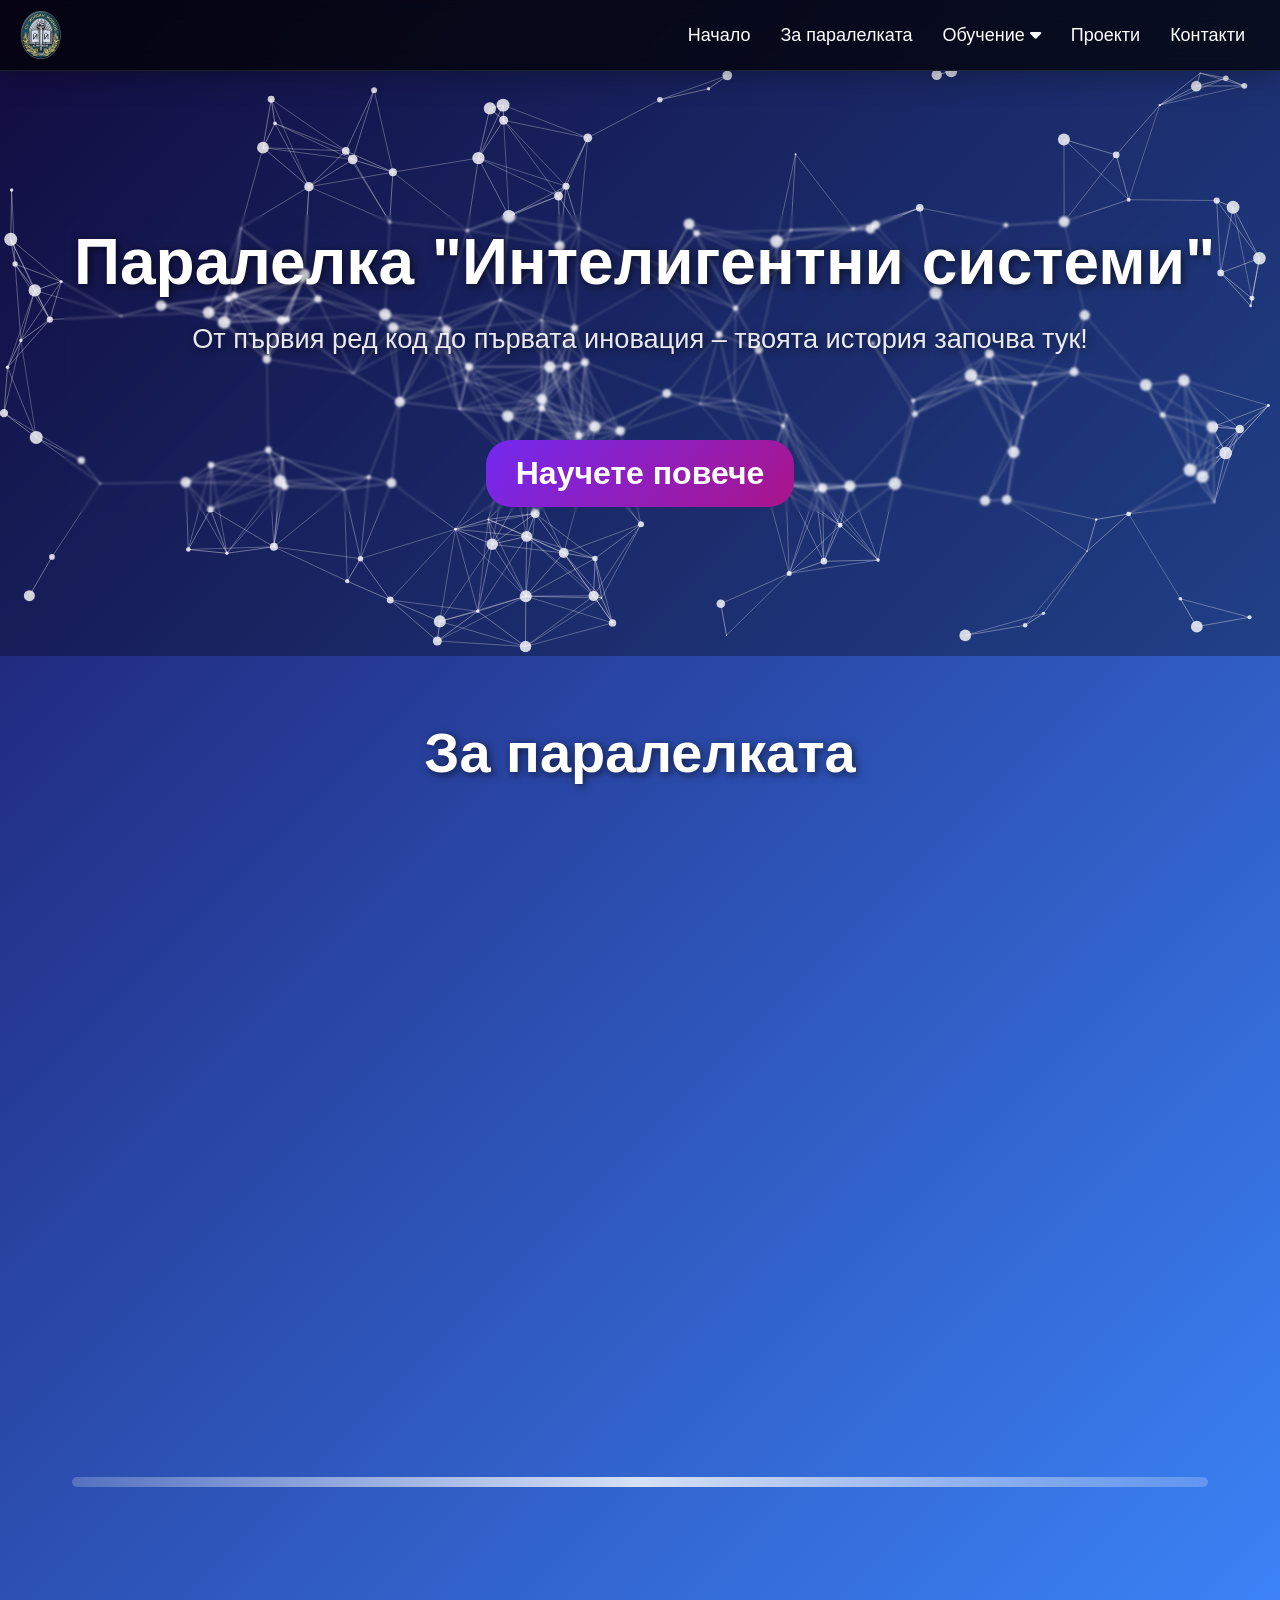
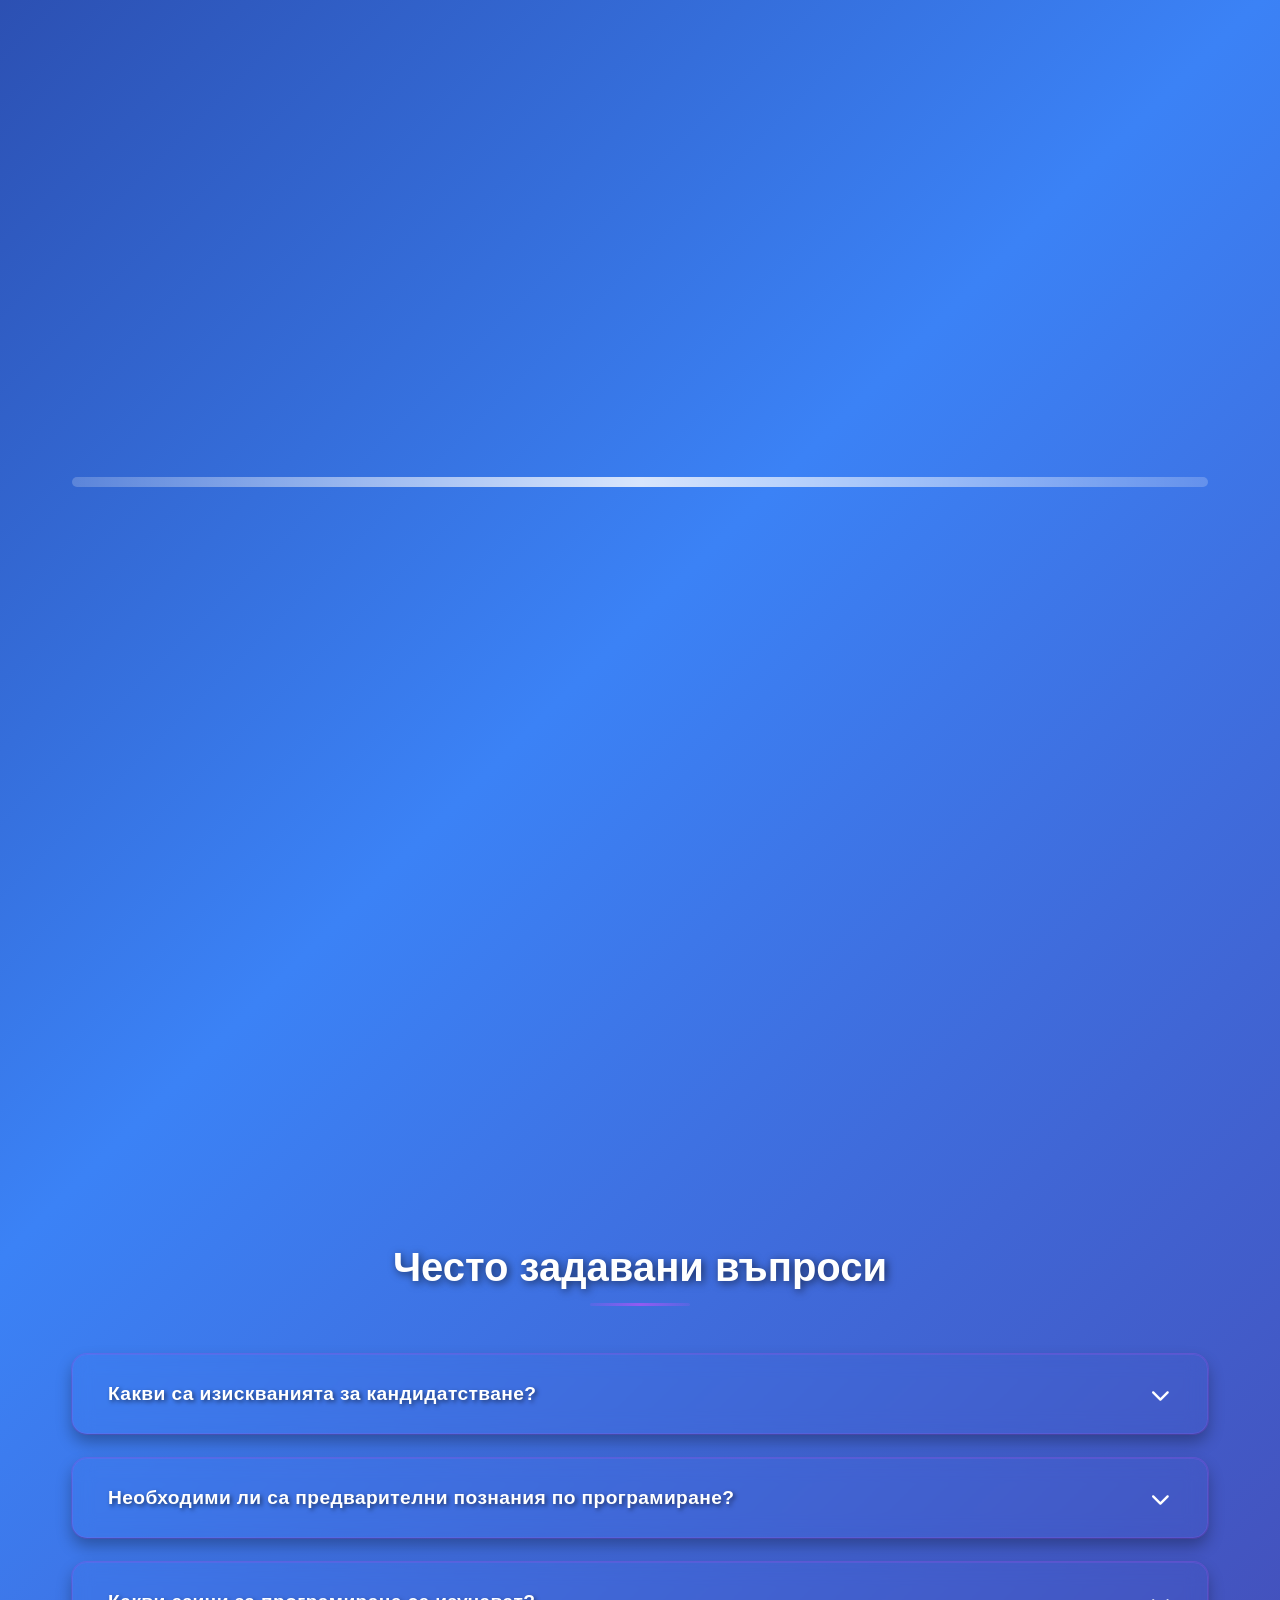
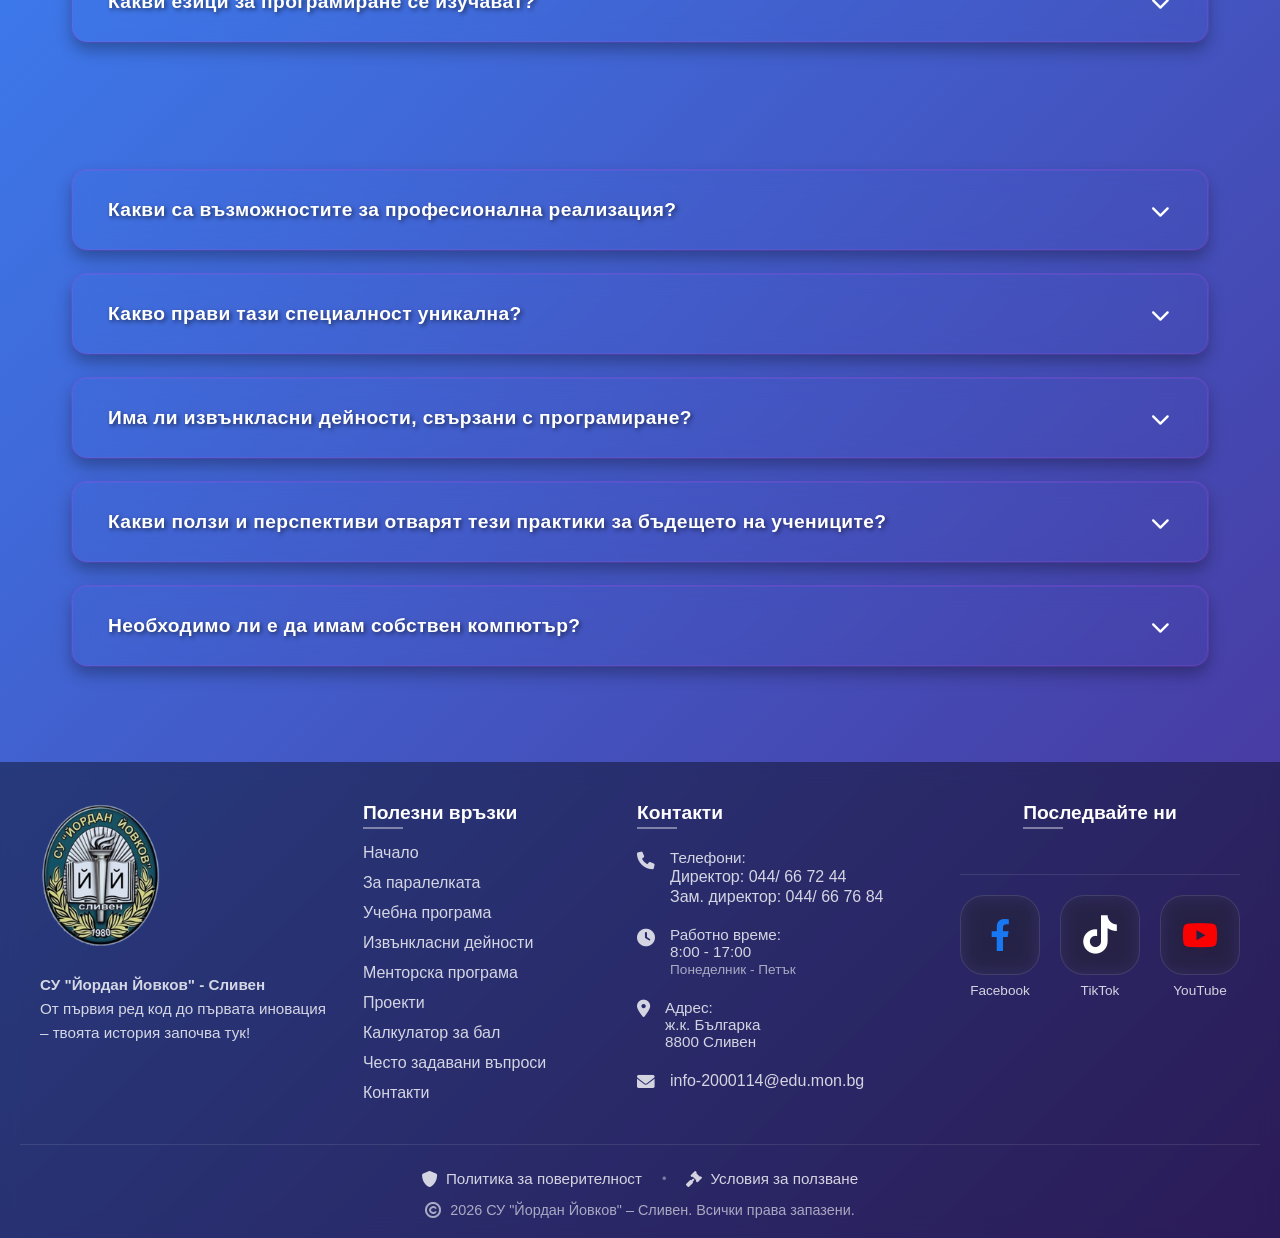
<file: html/about.html>
<!DOCTYPE html>
<html lang="bg">
<head>
    <meta charset="UTF-8">
    <meta name="viewport" content="width=device-width, initial-scale=1.0">
    <title>Извънкласни дейности - СУ "Йордан Йовков"</title>
    <link rel="icon" href="../images/favicon.ico" type="image/x-icon">
    <link href="https://fonts.googleapis.com/css2?family=Roboto:wght@400;700&display=swap" rel="stylesheet">
    <link rel="stylesheet" href="https://cdnjs.cloudflare.com/ajax/libs/font-awesome/6.0.0/css/all.min.css">
    <link rel="stylesheet" href="../css/about.css">
    <link rel="stylesheet" href="../css/base.css">
    <link rel="stylesheet" href="../css/home.css">
    <link rel="stylesheet" href="../css/social.css">
    <link rel="stylesheet" href="../css/mobile-responsive-about.css">
    <link rel="stylesheet" href="../css/scrollBar.css">
    
</head>
<body>
    <!-- Контейнер за хедъра -->
    <div id="header-container"></div>

    <section class="hero">
        <canvas id="network"></canvas>
        <div class="hero-content">
          <h1 class="hero-title">Паралелка "Интелигентни системи"</h1>
          <p class="hero-subtitle">От първия ред код до първата иновация – твоята история започва тук!</p>
          <button class="hero-button">Научете повече</button>
        </div>
      </section>

      <h1>За паралелката</h1>

    <div class="container">
        <section class="activity-section">
            <div class="activity-image" class="mySlides fade">
                <img src="../images/first.jpg" alt="First" class="image-carousel">
                <img src="../images/Second.jpg" alt="Second" class="image-carousel">
                <img src="../images/Third.jpg" alt="Third" class="image-carousel">
            </div>
            <div class="activity-content">
                <h2 class="activity-title">Какво ще научиш при нас?</h2>
                <p class="activity-description">
                    Ще изучаваш програмиране, изкуствен интелект, машинно обучение, анализ на данни, интелигентни AI агенти,
                    тяхното оркестриране и приложение, интерфейси, сигурност и етика при работа с AI. Ще развиваш критично 
                    мислене и умения за създаване на интелигентни AI решения, които анализират данни, автоматизират процеси и 
                    превръщат информацията в ефективни практически решения. Ще работиш с микроконтролери и развойни платки като 
                    Arduino, ESP32, Micro:bit, Raspberry Pi и комплекти по роботика. Ще се запознаеш със съвременни технологии 
                    като Интернет на нещата (IoT), векторни бази данни, AI роботика, 3D принтиране и прототипиране. 
                </p>
            </div>
        </section>
        
        <div class="divider"></div> 
        
        <section class="activity-section">
            <div class="activity-image" class="image-carousel">
                <img src="../images/Fourth.jpg" alt="Fouth" class="carousel-image">
                <img src="../images/Fifth.jpg" alt="Fifth" class="carousel-image">
                <img src="../images/Sixth.jpg" alt="Sixth" class="carousel-image">
            </div>
            <div class="activity-content">
                <h2 class="activity-title">Защо тази паралелка е нашият (и твоя) избор?</h2>
                <p class="activity-description">    
                    В днешно време ИТ секторът е един от най-бързо развиващите се и перспективни в света. Избирайки „Интелигентни системи“, вие получавате:
                    възможност да развиете умения, търсени от работодателите,
                    стабилна основа за професионално развитие и добра реализация,
                    достъп до съвременни технологии и иновации,
                    сигурен старт в един от най-желаните сектори.
                    При нас ще откриете приятелска среда, мотивирани преподаватели и реални проекти, по които да работите, за да натрупате практически опит.
                </p>

            </div>
        </section>

        <div class="divider"></div> 

        <section class="activity-section">
            <div class="activity-image" class="image-carousel">
                <img src="../images/Seventh.jpg" alt="Seventh" class="carousel-image">
                <img src="../images/Eight.jpg" alt="Eight" class="carousel-image">
                <img src="../images/Nineth.jpg" alt="Nineht" class="carousel-image">
            </div>
            <div class="activity-content">
                <h2 class="activity-title">От ученик до успешен ИТ специалист!</h2>
                <p class="activity-description">
                    След завършване ще можеш да се реализираш в едни от най-престижните и бързо развиващи се сфери – изкуствен интелект,
                    машинно обучение, анализ на данни, Big Data и софтуерни технологии. AI, Machine Learning и Big Data специалистите са
                    сред най-бързо растящите професии на бъдещето, а търсенето на хора
                    с такива умения непрекъснато нараства. Ще придобиеш подготовка за професии като разработчик на интелигентни системи, 
                    AI специалист, анализатор на данни и софтуерен разработчик, както и стабилна основа за продължаване на образованието 
                    във водещи университети.
                </p>
            </div>
        </section>
    </div> 

    <div class="faq-section">
        <h2 class="faq-title" id="faq-title-id">Често задавани въпроси</h2>
        <div class="faq-container">
            <div class="faq-item">
                <div class="faq-question">
                    <h3>Какви са изискванията за кандидатстване?</h3>
                    <div class="faq-icon">
                        <i class="fas fa-chevron-down"></i>
                    </div>
                </div>
                <div class="faq-answer">
                    <p>За кандидатстване в паралелката "Интелигентни системи" е необходимо да имате завършен 7-ми клас и да участвате в 
                        класирането с резултатите си от националното външно оценяване (НВО) по БЕЛ и Математика, както 
                        и с оценките ви от удостоверението за завършване на основно образование по КМИТ и Чужд език (Английски език). 
                        За повече детайли можете да използвате нашия <a href="../html/bal.html">калкулатор за бал</a>.</p>
                </div>
            </div>

            <div class="faq-item">
                <div class="faq-question">
                    <h3>Необходими ли са предварителни познания по програмиране?</h3>
                    <div class="faq-icon">
                        <i class="fas fa-chevron-down"></i>
                    </div>
                </div>
                <div class="faq-answer">
                    <p>Не, не са необходими предварителни познания по програмиране. Обучението започва от нулата и постепенно надгражда.
                         Важен е интересът към компютрите и желанието за учене. Разбира се, ако имате някакви базови познания, това ще 
                         ви даде предимство в началото.</p>
                </div>
            </div>

            <div class="faq-item">
                <div class="faq-question">
                    <h3>Какви езици за програмиране се изучават?</h3>
                    <div class="faq-icon">
                        <i class="fas fa-chevron-down"></i>
                    </div>
                </div>
                <div class="faq-answer">
                    <p>В паралелка "Интелигентни системи" се изучават различни езици за програмиране, включително: HTML, CSS и JavaScript
                         за уеб разработка; Java и Kotlin за Android приложения; Swift за iOS приложения; C# за десктоп приложения; 
                         PHP и MySQL за бази данни; и Python за изкуствен интелект и анализ на данни. Вижте повече в 
                         секцията <a href="../html/projects.html">Проекти</a>, където може да видите какво друго създават нашите ученици.</p>
                </div>
            </div>

            <div class="faq-item">
                <div class="faq-question">
                    <h3>Защо професионална паралелка "Интелигентни системи" вместо останалите профилирани паралелки?</h3>
                    <div class="faq-icon">
                        <i class="fas fa-chevron-down"></i>
                    </div>
                </div>
                <div class="faq-answer">
                    <p>
                        Професионалната паралелка „Интелигентни системи“ се откроява с интегриран академичен и практически подход. Учениците получават 
                        задълбочени знания, подкрепени с практически стажове във водещи IT компании, и се подготвят за държавния изпит,
                         който се провежда от утвърдени и доказали се преподаватели – именно тези, които са ги обучавали през годините. 
                         Успешното полагане на изпита води до придобиване на трета степен на професионална квалификация по професия 
                         „Интелигентни системи“  с код 061301 – знак за висок стандарт на професионална подготовка и конкурентно предимство.
                    </p><p>
                        Тази уникална комбинация от теоретични знания и реален практически опит не само отговаря на съвременните 
                        изисквания на IT индустрията, но и осигурява на учениците стабилна основа за бъдещо образование и кариера, 
                        превръщайки ги в търсени специалисти в динамичната технологична среда.
                        
                    </p>
                </div>
            </div>

            <div class="faq-item">
                <div class="faq-question">
                    <h3>Какви са възможностите за професионална реализация?</h3>
                    <div class="faq-icon">
                        <i class="fas fa-chevron-down"></i>
                    </div>
                </div>
                <div class="faq-answer">
                    <p>След завършване ще можеш да се реализираш в едни от най-престижните и бързо развиващи се сфери – изкуствен интелект,
                    машинно обучение, анализ на данни, Big Data и софтуерни технологии. AI, Machine Learning и Big Data специалистите са
                    сред най-бързо растящите професии на бъдещето, а търсенето на хора
                    с такива умения непрекъснато нараства. Ще придобиеш подготовка за професии като разработчик на интелигентни системи, 
                    AI специалист, анализатор на данни и софтуерен разработчик, както и стабилна основа за продължаване на образованието 
                    във водещи университети. Много от нашите 
                    възпитаници започват работа още в 11-12 клас като стажанти.
                    </p>
                </div>
            </div>

            <div class="faq-item">
                <div class="faq-question">
                    <h3>Какво прави тази специалност уникална?</h3>
                    <div class="faq-icon">
                        <i class="fas fa-chevron-down"></i>
                    </div>
                </div>
                <div class="faq-answer">
                    <p>Уникалността на специалността се крие в баланса между теоретичната основа и практическото приложение. Преподавателският екип, 
                        съставен от и висококвалифицирани и опитни специалисти, създава атмосфера на иновации и развитие. Освен това, тясното сътрудничество с водещи IT 
                        компании и редовните практически проекти осигуряват реална работна среда още по време на обучението.</p>
                </div>
            </div>

            <div class="faq-item">
                <div class="faq-question">
                    <h3>Има ли извънкласни дейности, свързани с програмиране?</h3>
                    <div class="faq-icon">
                        <i class="fas fa-chevron-down"></i>
                    </div>
                </div>
                <div class="faq-answer">
                    <p>Да, в училището се провеждат различни извънкласни дейности, свързани с програмиране и технологии: клуб по 
                        роботика, хакатони, клуб по разработка на игри, участие в национални и международни състезания по програмиране. 
                        За повече информация вижте страницата <a href="../html/extracurricular.html">Извънкласни дейности</a>.</p>
                </div>
            </div>

            <div class="faq-item">
                <div class="faq-question">
                    <h3>Какви ползи и перспективи отварят тези практики за бъдещето на учениците?</h3>
                    <div class="faq-icon">
                        <i class="fas fa-chevron-down"></i>
                    </div>
                </div>
                <div class="faq-answer">
                    <p>Практиките дават на учениците ценен практически опит, който им помага да затвърдят наученото в класната стая и 
                        да развият умения за решаване на реални проблеми. Чрез работата във водещи IT фирми те изграждат мрежа от 
                        професионални контакти и получават насоки от експерти в бранша. Това не само им помага при избора на висше 
                        образование, но също така отваря врати за бъдеща кариера в бързо развиващия се IT сектор.
                    </p>
                </div>
            </div>
   
            <div class="faq-item">
                <div class="faq-question">
                    <h3>Необходимо ли е да имам собствен компютър?</h3>
                    <div class="faq-icon">
                        <i class="fas fa-chevron-down"></i>
                    </div>
                </div>
                <div class="faq-answer">
                    <p>Не е задължително да имате собствен компютър, тъй като училището разполага с добре оборудвани компютърни кабинети.
                         Въпреки това, наличието на собствен компютър у дома може да е полезно за самостоятелна работа по проекти и 
                         упражнения.</p>
                </div>
            </div>
        </div>
    </div>

    <!-- Контейнер за футъра -->
    <div id="footer-container"></div>

    <!-- Добавяме скрипта за общите компоненти пръв -->
    <script src="../js/common.js" defer></script>
    <script src="../js/main.js" defer></script>
    <script src="../js/about.js" defer></script>
    <script src="../js/nevron.js" defer></script>
    <script src="../js/main.js" defer></script>
    <script src="../js/home.js" defer></script>    <!-- Добавяме скрипта за общите компоненти -->


</body>
</html>
</file>
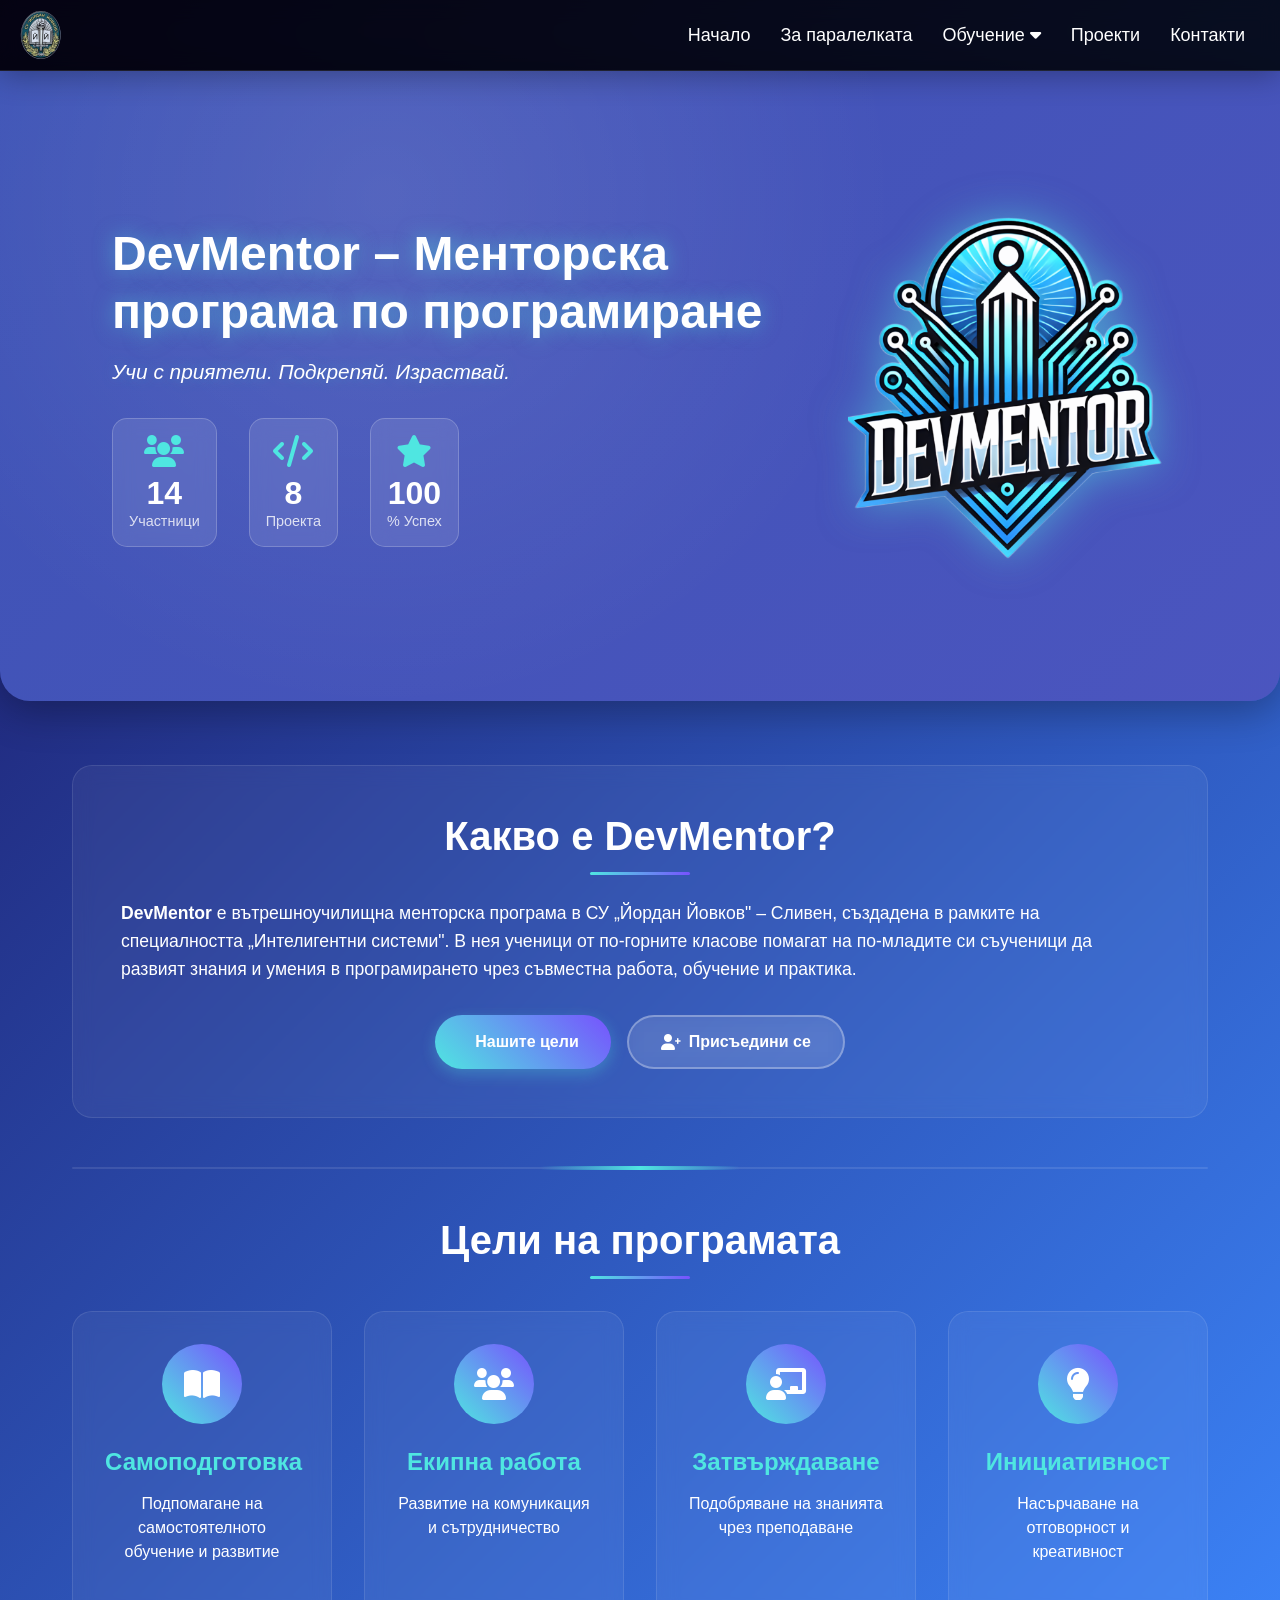
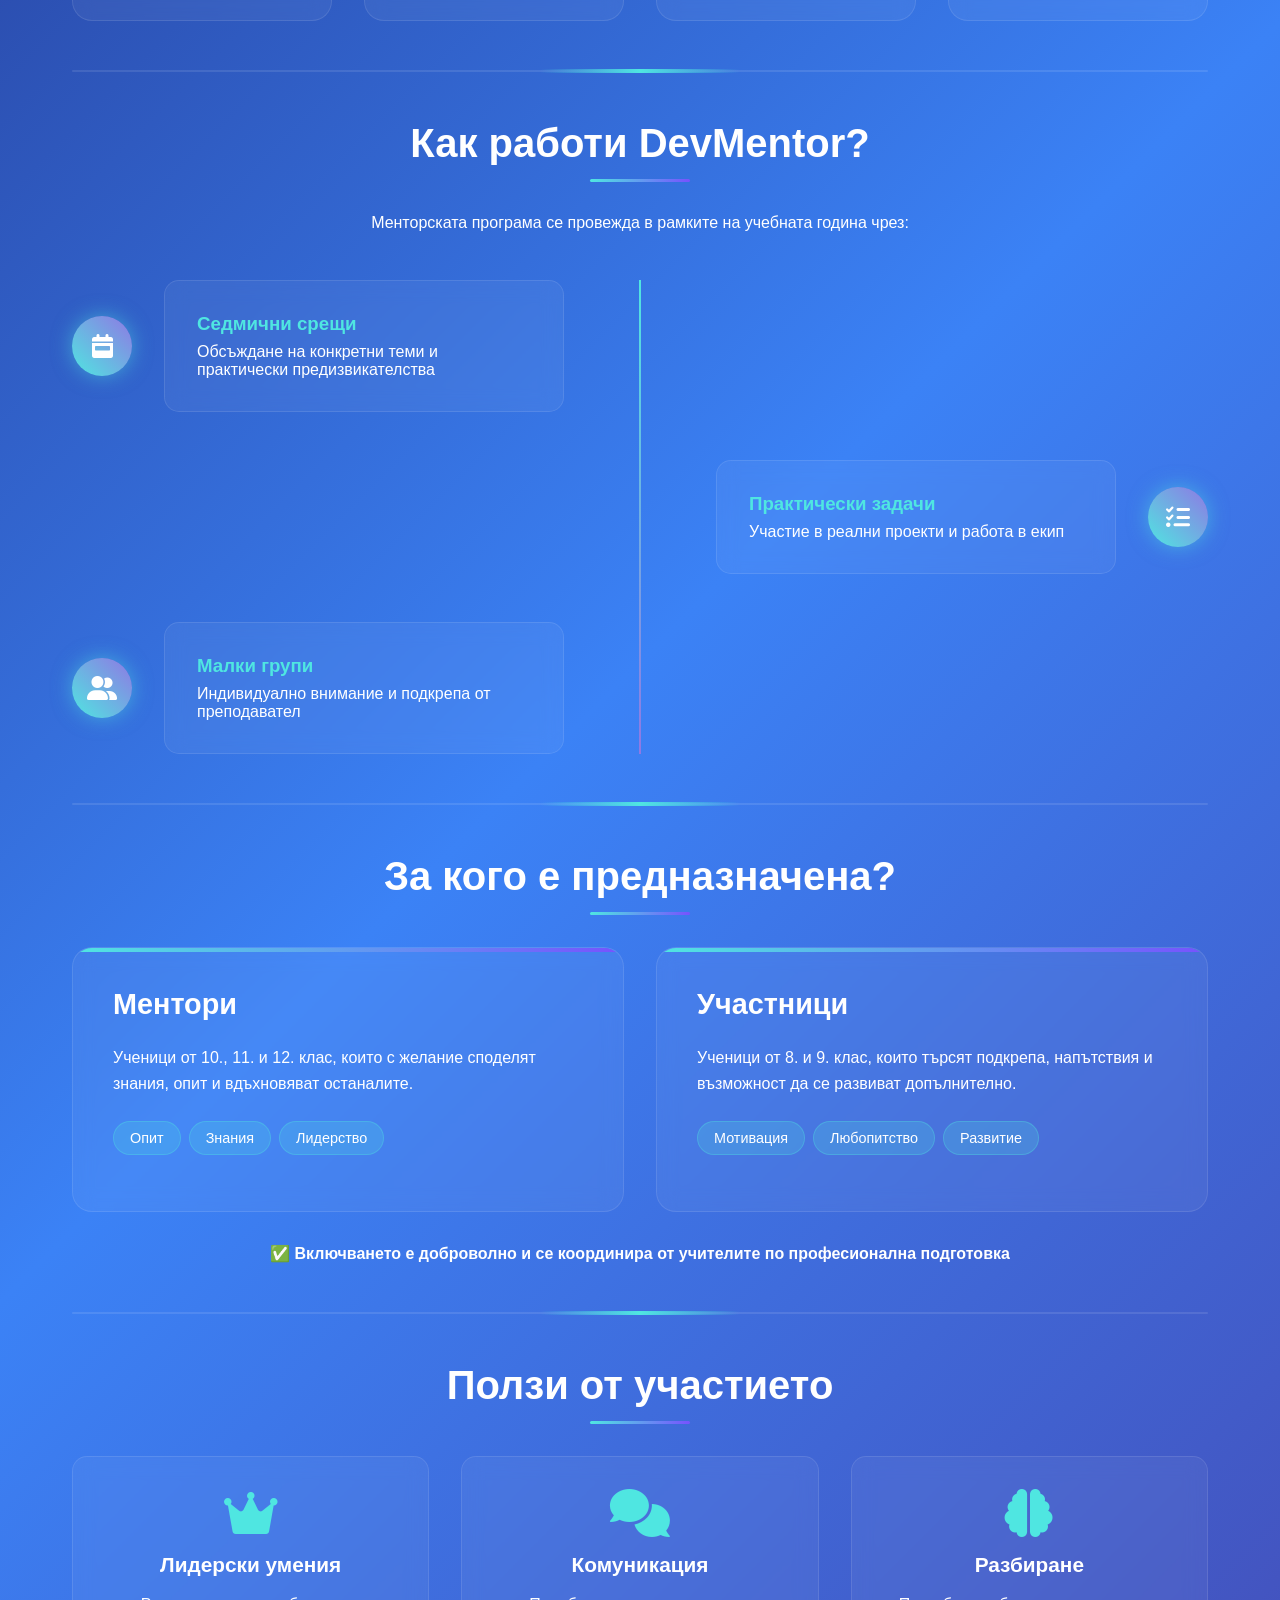
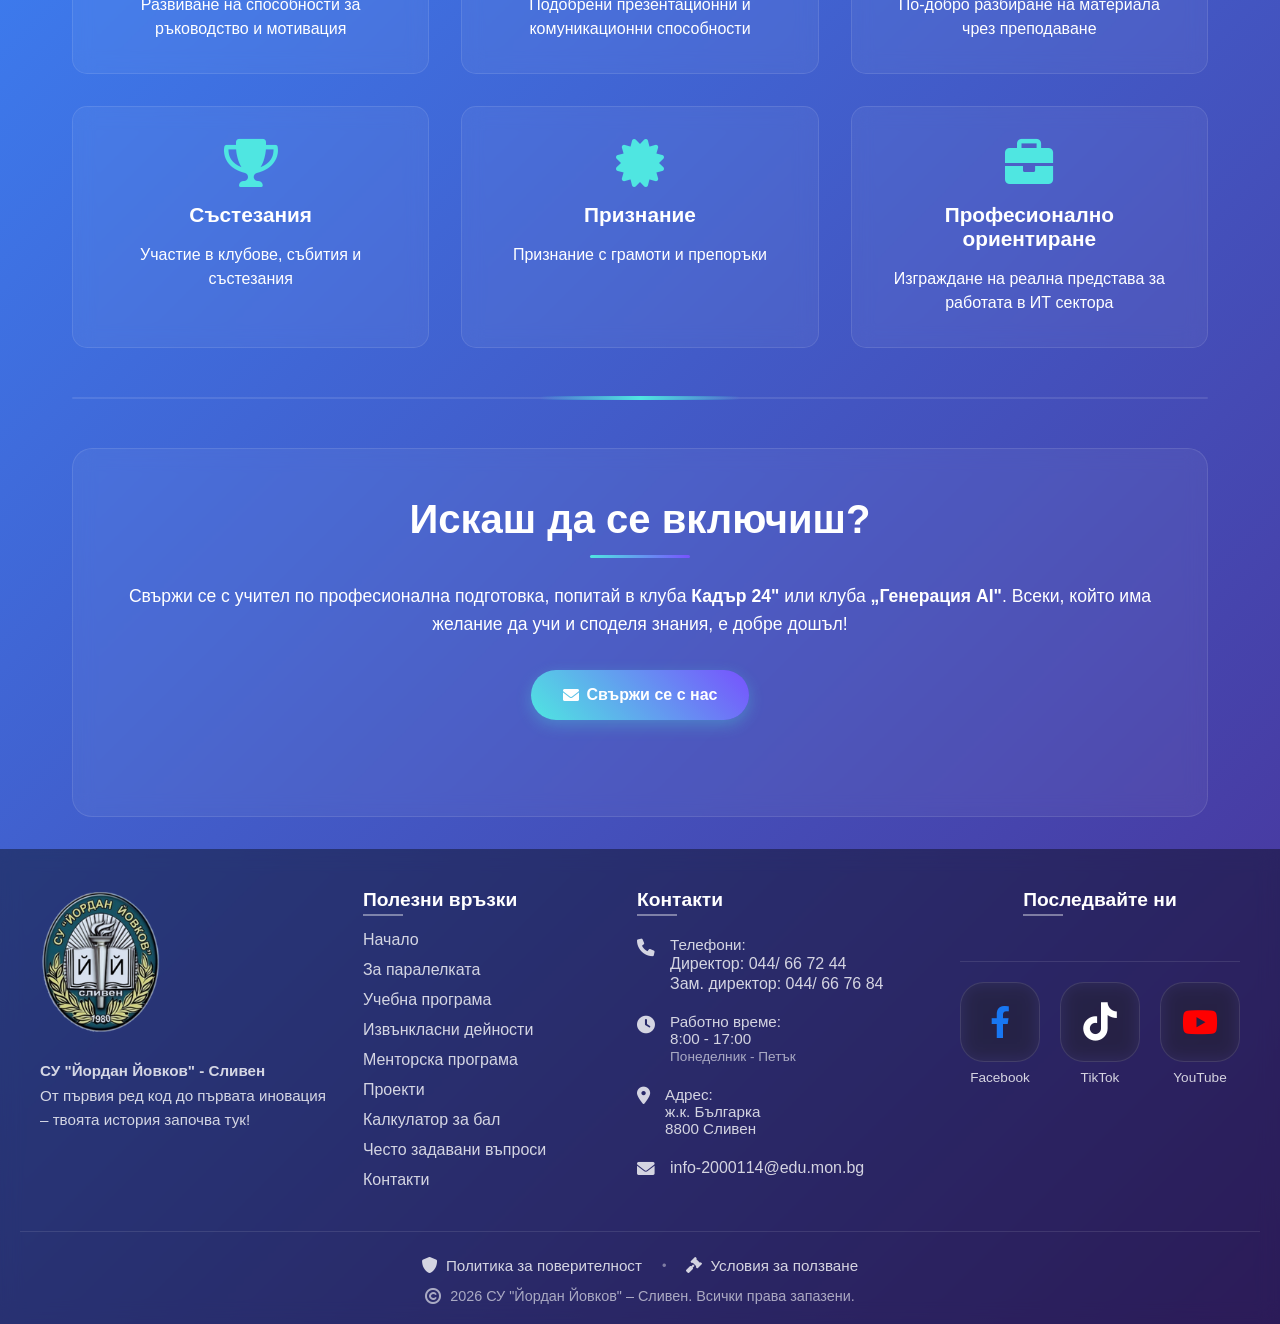
<file: html/devmentor.html>
<!DOCTYPE html>
<html lang="bg">
<head>
<meta charset="UTF-8">
<meta name="viewport" content="width=device-width, initial-scale=1.0">
<link rel="icon" href="../images/favicon.ico" type="image/x-icon">
<title>DevMentor – Менторска програма по програмиране</title>
<link rel="stylesheet" href="../css/base.css">
<link rel="stylesheet" href="../css/devmentor.css">
<link rel="stylesheet" href="../css/scrollBar.css">
<link rel="stylesheet" href="https://cdnjs.cloudflare.com/ajax/libs/font-awesome/6.0.0/css/all.min.css">
<link rel="stylesheet" href="../css/social.css">


</head>

<body>
        <!-- Контейнер за хедъра -->
        <div id="header-container"></div>

    <devheader>
        <div class="particles-container">
            <div class="particle"></div>
            <div class="particle"></div>
            <div class="particle"></div>
            <div class="particle"></div>
            <div class="particle"></div>
            <div class="particle"></div>
        </div>
        
        <div class="header-text">
            <h1 class="title">DevMentor – Менторска програма по програмиране</h1>
            <p class="subtitle">Учи с приятели. Подкрепяй. Израствай.</p>
            <div class="header-stats">
                <div class="stat-item">
                    <i class="fas fa-users"></i>
                    <span class="stat-number" data-target="14">0</span>
                    <span class="stat-label">Участници</span>
                </div>
                <div class="stat-item">
                    <i class="fas fa-code"></i>
                    <span class="stat-number" data-target="8">0</span>
                    <span class="stat-label">Проекта</span>
                </div>
                <div class="stat-item">
                    <i class="fas fa-star"></i>
                    <span class="stat-number" data-target="100">0</span>
                    <span class="stat-label">% Успех</span>
                </div>
            </div>
        </div>
        <div class="logo-container">
            <img src="../images/devmentor.png" alt="DevMentor Logo" class="logo">
        </div>
    </devheader>

    <div class="page-container">
        <section class="hero-section">
            <div class="hero-content">
                <h2>Какво е DevMentor?</h2>
                <p><strong>DevMentor</strong> е вътрешноучилищна менторска програма в СУ „Йордан Йовков" – Сливен, създадена в рамките на специалността „Интелигентни системи". В нея ученици от по-горните класове помагат на по-младите си съученици да развият знания и умения в програмирането чрез съвместна работа, обучение и практика.</p>
                <div class="hero-buttons">
                    <button class="btn-primary" onclick="scrollToSection('goals')">
                        <i class="fas fa-target"></i>
                        Нашите цели
                    </button>
                    <button class="btn-secondary" onclick="scrollToSection('join')">
                        <i class="fas fa-user-plus"></i>
                        Присъедини се
                    </button>
                </div>
            </div>
        </section>
    
        <div class="section-divider">
            <div class="divider-glow"></div>
            <div class="divider-line"></div>
        </div>

        <section id="goals" class="goals-section">
            <h2>Цели на програмата</h2>
            <div class="goals-grid">
                <div class="goal-card" data-aos="fade-up">
                    <div class="goal-icon">
                        <i class="fas fa-book-open"></i>
                    </div>
                    <h3>Самоподготовка</h3>
                    <p>Подпомагане на самостоятелното обучение и развитие</p>
                </div>
                
                <div class="goal-card" data-aos="fade-up" data-aos-delay="100">
                    <div class="goal-icon">
                        <i class="fas fa-users"></i>
                    </div>
                    <h3>Екипна работа</h3>
                    <p>Развитие на комуникация и сътрудничество</p>
                </div>
                
                <div class="goal-card" data-aos="fade-up" data-aos-delay="200">
                    <div class="goal-icon">
                        <i class="fas fa-chalkboard-teacher"></i>
                    </div>
                    <h3>Затвърждаване</h3>
                    <p>Подобряване на знанията чрез преподаване</p>
                </div>
                
                <div class="goal-card" data-aos="fade-up" data-aos-delay="300">
                    <div class="goal-icon">
                        <i class="fas fa-lightbulb"></i>
                    </div>
                    <h3>Инициативност</h3>
                    <p>Насърчаване на отговорност и креативност</p>
                </div>
            </div>
        </section>

        <div class="section-divider">
            <div class="divider-glow"></div>
            <div class="divider-line"></div>
        </div>

        <section class="how-it-works">
            <h2>Как работи DevMentor?</h2>
            <p style="margin-bottom: 1.2rem; text-align: center;">Менторската програма се провежда в рамките на учебната година чрез:</p>
            <div class="timeline">
                <div class="timeline-item" data-aos="fade-right">
                    <div class="timeline-marker">
                        <i class="fas fa-calendar-week"></i>
                    </div>
                    <div class="timeline-content">
                        <h3>Седмични срещи</h3>
                        <p>Обсъждане на конкретни теми и практически предизвикателства</p>
                    </div>
                </div>
                
                <div class="timeline-item" data-aos="fade-left">
                    <div class="timeline-marker">
                        <i class="fas fa-tasks"></i>
                    </div>
                    <div class="timeline-content">
                        <h3>Практически задачи</h3>
                        <p>Участие в реални проекти и работа в екип</p>
                    </div>
                </div>
                
                <div class="timeline-item" data-aos="fade-right">
                    <div class="timeline-marker">
                        <i class="fas fa-user-friends"></i>
                    </div>
                    <div class="timeline-content">
                        <h3>Малки групи</h3>
                        <p>Индивидуално внимание и подкрепа от преподавател</p>
                    </div>
                </div>
            </div>
        </section>
    
        <div class="section-divider">
            <div class="divider-glow"></div>
            <div class="divider-line"></div>
        </div>

        <section class="target-audience">
            <h2>За кого е предназначена?</h2>
            <div class="audience-cards">
                <div class="audience-card mentor-card" data-aos="zoom-in">
                    <div class="card-header">
                        <h3>Ментори</h3>
                    </div>
                    <p>Ученици от 10., 11. и 12. клас, които с желание споделят знания, опит и вдъхновяват останалите.</p>
                    <div class="card-features">
                        <span class="feature-tag">Опит</span>
                        <span class="feature-tag">Знания</span>
                        <span class="feature-tag">Лидерство</span>
                    </div>
                </div>
                
                <div class="audience-card participant-card" data-aos="zoom-in" data-aos-delay="200">
                    <div class="card-header">
                        <h3>Участници</h3>
                    </div>
                    <p>Ученици от 8. и 9. клас, които търсят подкрепа, напътствия и възможност да се развиват допълнително.</p>
                    <div class="card-features">
                        <span class="feature-tag">Мотивация</span>
                        <span class="feature-tag">Любопитство</span>
                        <span class="feature-tag">Развитие</span>
                    </div>
                </div>
            </div>
            <p style="margin-top: 2rem; text-align: center; font-weight: 600;">✅ Включването е доброволно и се координира от учителите по професионална подготовка</p>
        </section>
    
        <div class="section-divider">
            <div class="divider-glow"></div>
            <div class="divider-line"></div>
        </div>

        <section class="benefits-section">
            <h2>Ползи от участието</h2>
            <div class="benefits-grid">
                <div class="benefit-item" data-aos="fade-up">
                    <i class="fas fa-crown"></i>
                    <h3>Лидерски умения</h3>
                    <p>Развиване на способности за ръководство и мотивация</p>
                </div>
                
                <div class="benefit-item" data-aos="fade-up" data-aos-delay="100">
                    <i class="fas fa-comments"></i>
                    <h3>Комуникация</h3>
                    <p>Подобрени презентационни и комуникационни способности</p>
                </div>
                
                <div class="benefit-item" data-aos="fade-up" data-aos-delay="200">
                    <i class="fas fa-brain"></i>
                    <h3>Разбиране</h3>
                    <p>По-добро разбиране на материала чрез преподаване</p>
                </div>
                
                <div class="benefit-item" data-aos="fade-up" data-aos-delay="300">
                    <i class="fas fa-trophy"></i>
                    <h3>Състезания</h3>
                    <p>Участие в клубове, събития и състезания</p>
                </div>
                
                <div class="benefit-item" data-aos="fade-up" data-aos-delay="400">
                    <i class="fas fa-certificate"></i>
                    <h3>Признание</h3>
                    <p>Признание с грамоти и препоръки</p>
                </div>

                <div class="benefit-item" data-aos="fade-up" data-aos-delay="400">
                    <i class="fas fa-briefcase"></i>
                    <h3>Професионално ориентиране</h3>
                    <p>Изграждане на реална представа за работата в ИТ сектора</p>
                </div>
            </div>
        </section>

        <div class="section-divider">
            <div class="divider-glow"></div>
            <div class="divider-line"></div>
        </div>
    
        <!-- <section class="gallery">
            <h2>📸 Галерия</h2>
            <div class="slideshow-container">
                <div class="slide active" style="display: flex;">
                    <div class="slide-content">
                        <div class="slide-image">
                            <i class="fas fa-users"></i>
                        </div>
                        <div class="slide-text">Ученици работят заедно по програмиране</div>
                    </div>
                </div>
                <div class="slide">
                    <div class="slide-content">
                        <div class="slide-image">
                            <i class="fas fa-chalkboard-teacher"></i>
                        </div>
                        <div class="slide-text">Ментори помагат на по-младите ученици</div>
                    </div>
                </div>
                <div class="slide">
                    <div class="slide-content">
                        <div class="slide-image">
                            <i class="fas fa-robot"></i>
                        </div>
                        <div class="slide-text">Работа по проекти в клуб "Генерация AI"</div>
                    </div>
                </div>
                
                <button class="slide-btn prev" onclick="changeSlide(-1)">
                    <i class="fas fa-chevron-left"></i>
                </button>
                <button class="slide-btn next" onclick="changeSlide(1)">
                    <i class="fas fa-chevron-right"></i>
                </button>
                
                <div class="slide-dots">
                    <span class="dot active" onclick="currentSlide(1)"></span>
                    <span class="dot" onclick="currentSlide(2)"></span>
                    <span class="dot" onclick="currentSlide(3)"></span>
                </div>
            </div>
        </section>
    
        <div class="section-divider">
            <div class="divider-glow"></div>
            <div class="divider-line"></div>
        </div> -->

        <section id="join" class="contact">
            <h2>Искаш да се включиш?</h2>
            <p>Свържи се с учител по професионална подготовка, попитай в клубa <strong>Кадър 24"</strong> или клуба <strong>„Генерация AI"</strong>. Всеки, който има желание да учи и споделя знания, е добре дошъл!</p>
            
            <div class="contact-actions">
                <a href="contact.html" class="contact-btn primary">
                    <i class="fas fa-envelope"></i>
                    Свържи се с нас
                </a>
            </div>
        </section>
    </div>

    <!-- Контейнер за футъра -->
    <div id="footer-container"></div>

    <!-- Добавяме скрипта за общите компоненти пръв -->
    <script src="../js/common.js" defer></script>
    <script src="../js/devmentor.js" defer></script>
    <script src="../js/main.js" defer></script>
    <script src="../js/effects.js" defer></script>
    <script src="../js/extracurricularActivities.js" defer></script>


</body>
</html>
</file>
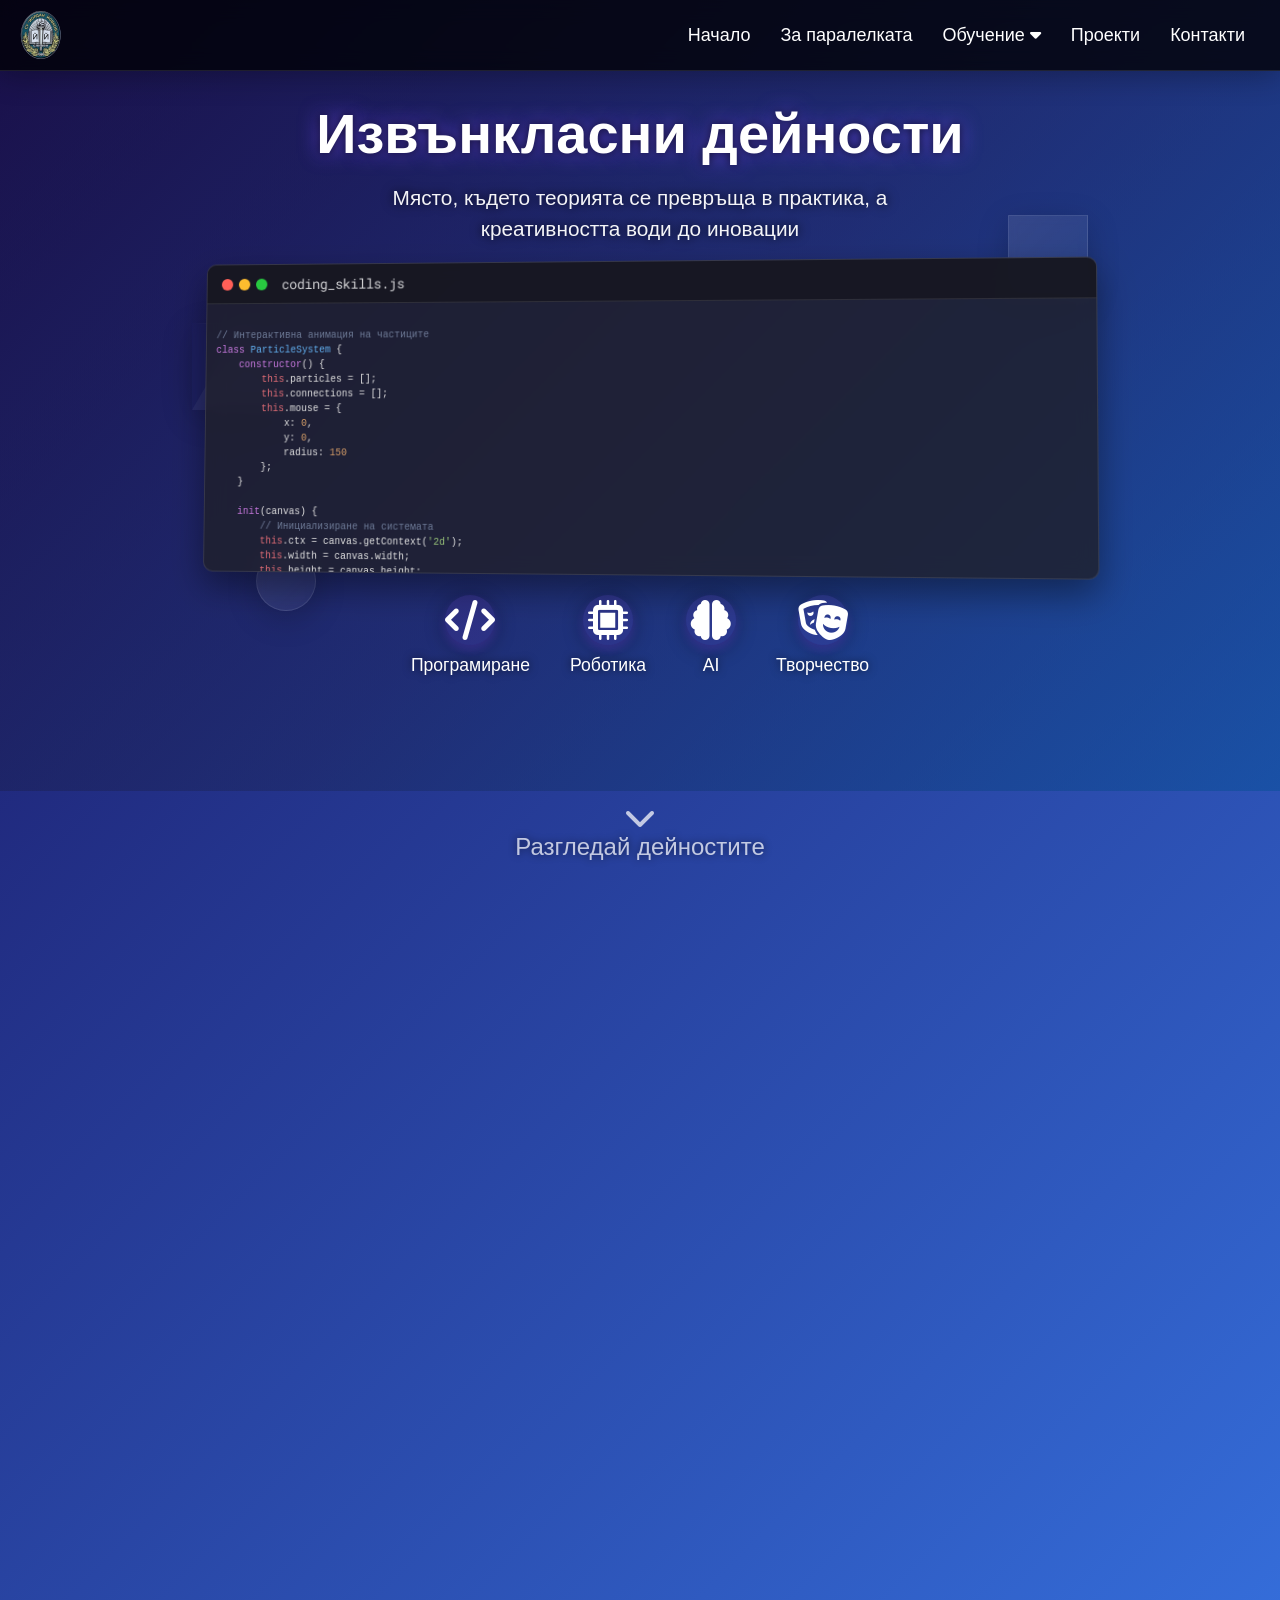
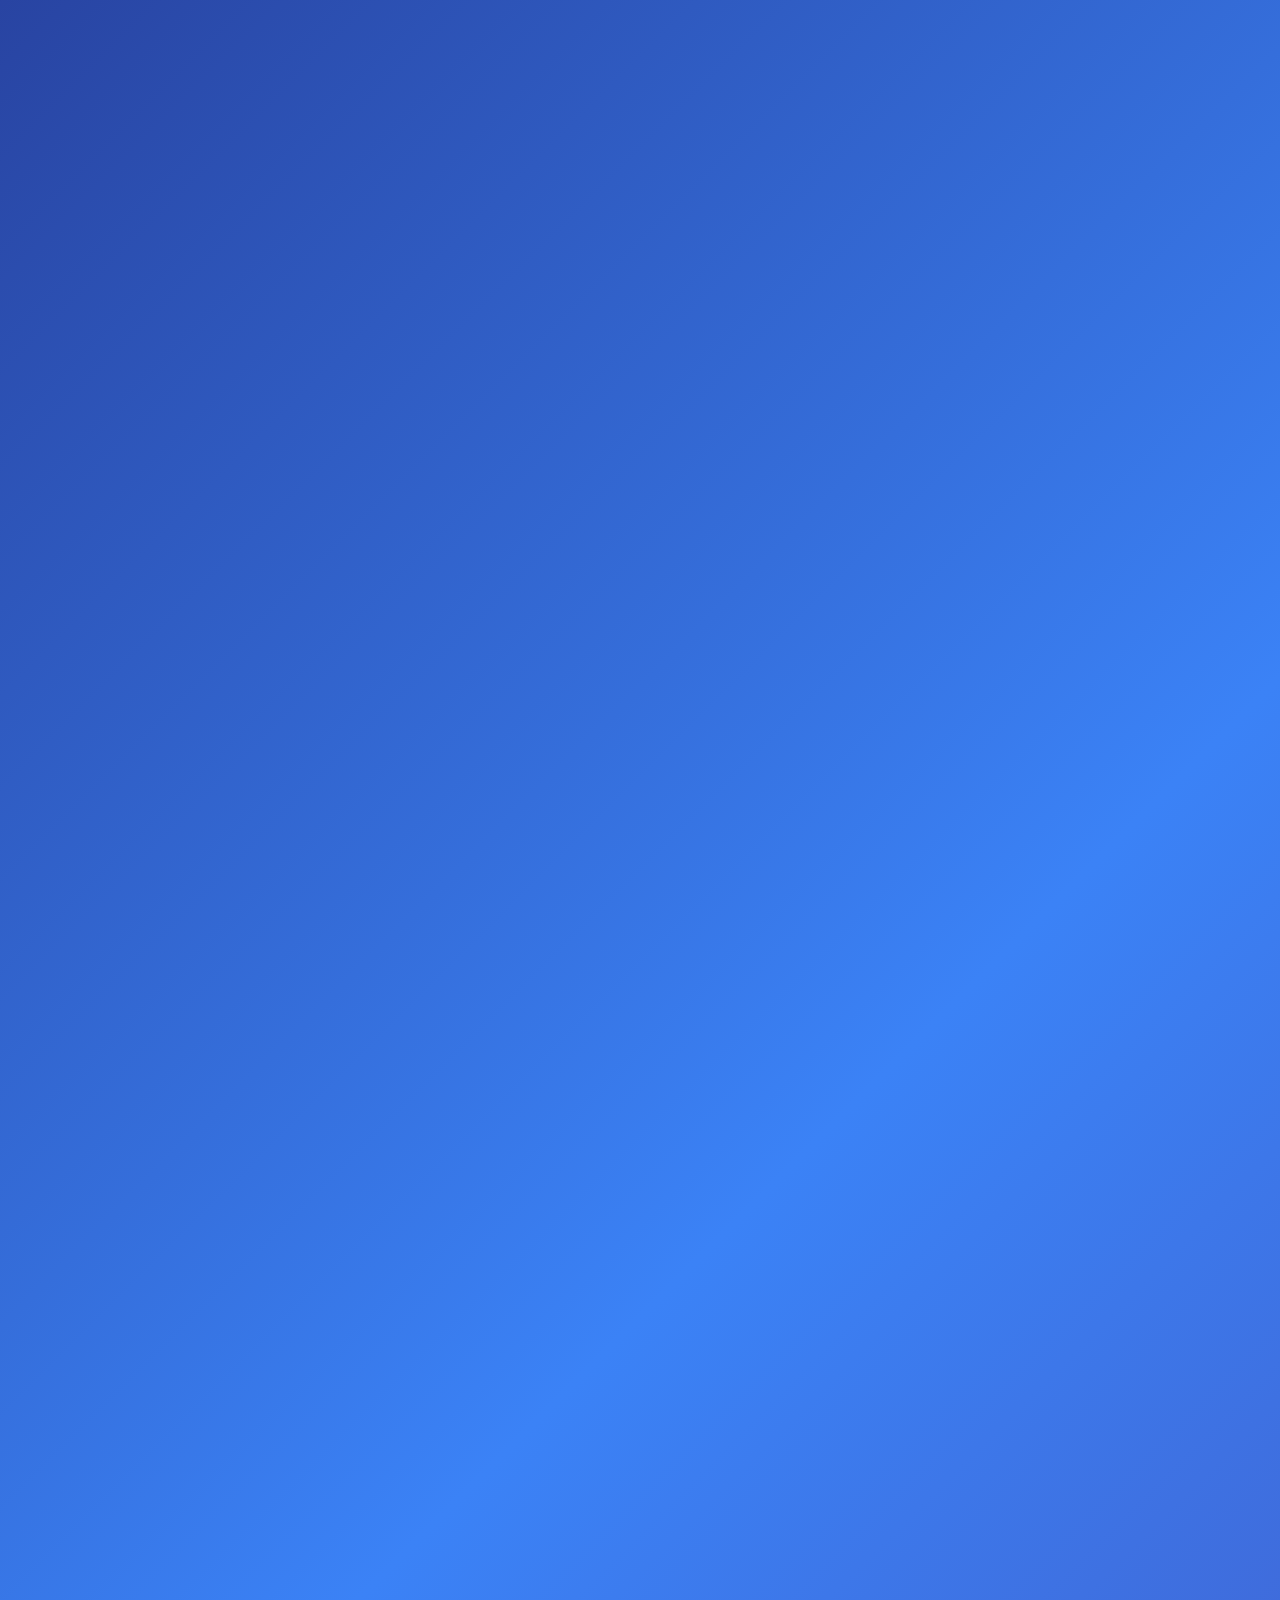
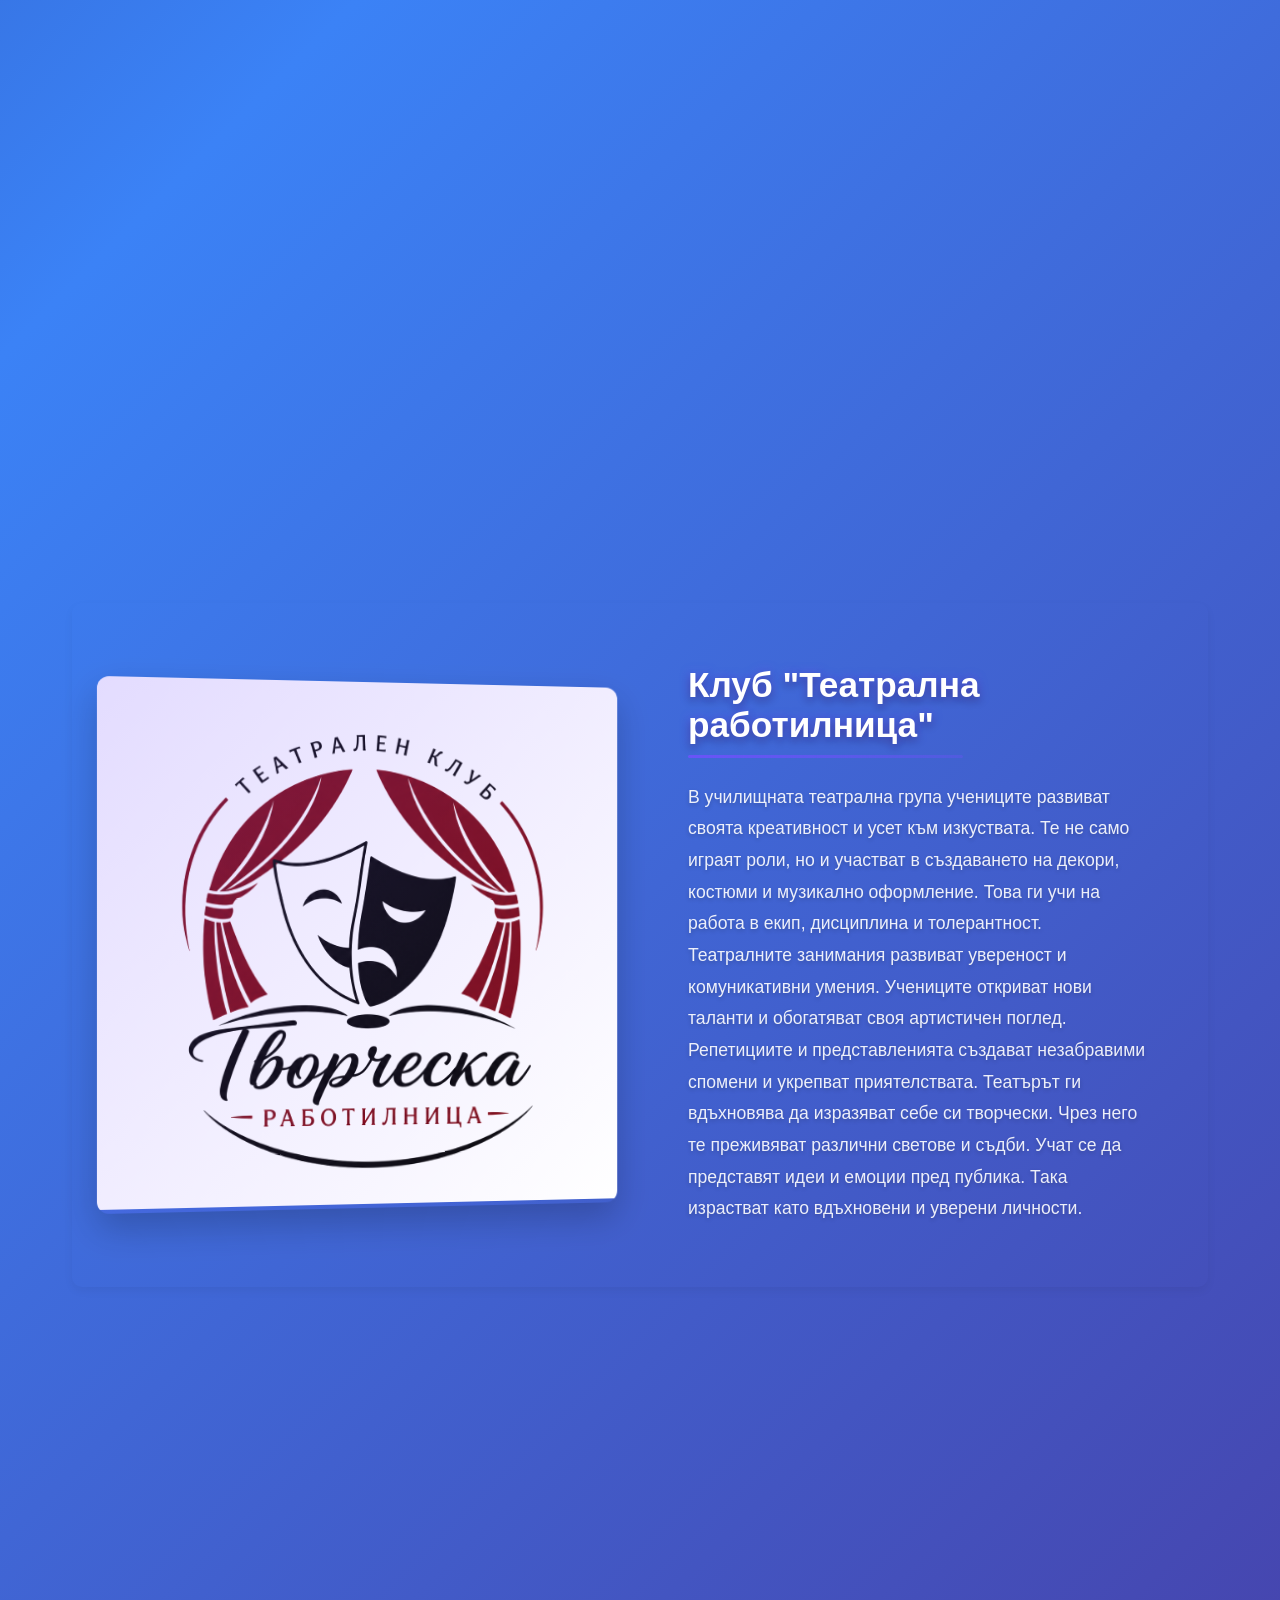
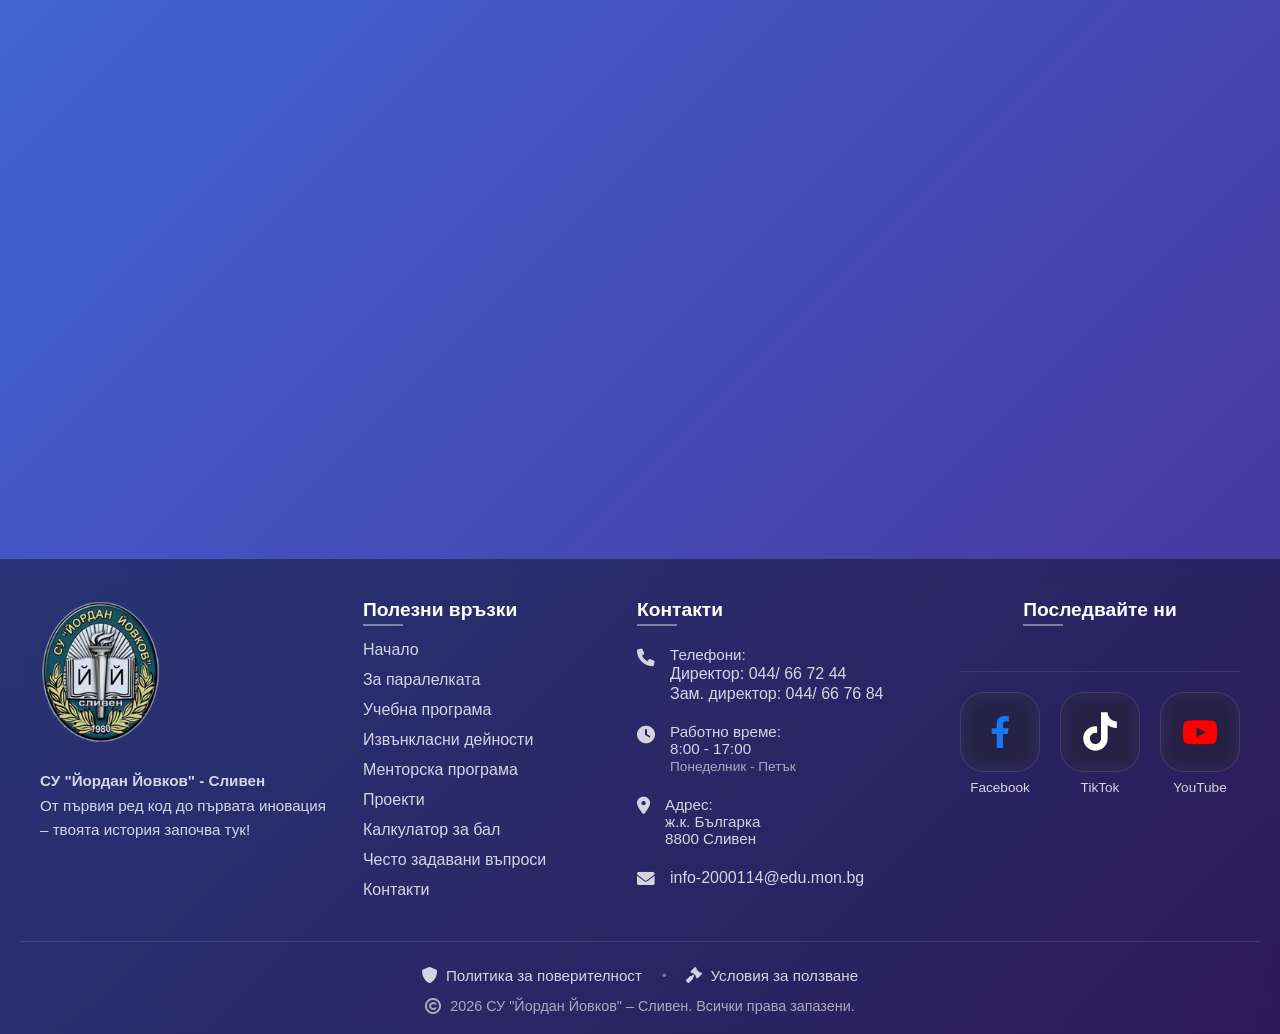
<file: html/extracurricular.html>
<!DOCTYPE html>
<html lang="bg">
<head>
    <meta charset="UTF-8">
    <meta name="viewport" content="width=device-width, initial-scale=1.0">
    <title>Извънкласни дейности - СУ "Йордан Йовков"</title>
    <link rel="icon" href="../images/favicon.ico" type="image/x-icon">
    <link rel="stylesheet" href="../css/base.css">
    <link rel="stylesheet" href="../css/social.css">
    <link rel="stylesheet" href="../css/extracurricularActivities.css">
    <link rel="stylesheet" href="../css/scrollBar.css">
    <link rel="stylesheet" href="https://cdnjs.cloudflare.com/ajax/libs/font-awesome/6.0.0/css/all.min.css">
    <link href="https://fonts.googleapis.com/css2?family=Roboto+Mono:wght@400;500;600&display=swap" rel="stylesheet">

    <style>

    </style>

</head>
<body>
    <!-- Контейнер за хедъра -->
    <div id="header-container"></div>

    <section class="hero-coding">
        <canvas id="particle-canvas"></canvas>
        
        <div class="floating-objects">
            <div class="floating-object" id="cube"></div>
            <div class="floating-object" id="sphere"></div>
            <div class="floating-object" id="pyramid"></div>
        </div>

        <div class="hero-content">
            <h1 class="hero-title">Извънкласни дейности</h1>
            <p class="hero-subtitle">Място, където теорията се превръща в практика, а креативността води до иновации</p>
        </div>

        <div class="code-container">
            <div class="code-editor">
                <div class="code-editor-header">
                    <div class="code-dots">
                        <span></span>
                        <span></span>
                        <span></span>
                    </div>
                    <div class="code-title">coding_skills.js</div>
                </div>
                <div class="code-content">
                    <pre><code class="language-javascript">
<span class="code-comment">// Интерактивна анимация на частиците</span>
<span class="code-keyword">class</span> <span class="code-class">ParticleSystem</span> {
    <span class="code-keyword">constructor</span>() {
        <span class="code-this">this</span>.particles = [];
        <span class="code-this">this</span>.connections = [];
        <span class="code-this">this</span>.mouse = {
            x: <span class="code-number">0</span>,
            y: <span class="code-number">0</span>,
            radius: <span class="code-number">150</span>
        };
    }

    <span class="code-keyword">init</span>(canvas) {
        <span class="code-comment">// Инициализиране на системата</span>
        <span class="code-this">this</span>.ctx = canvas.getContext(<span class="code-string">'2d'</span>);
        <span class="code-this">this</span>.width = canvas.width;
        <span class="code-this">this</span>.height = canvas.height;
        <span class="code-this">this</span>.createParticles();
        <span class="code-this">this</span>.animate();
    }

    <span class="code-keyword">createParticles</span>() {
        <span class="code-keyword">const</span> particleCount = <span class="code-number">100</span>;
        <span class="code-keyword">for</span> (<span class="code-keyword">let</span> i = <span class="code-number">0</span>; i < particleCount; i++) {
            <span class="code-this">this</span>.particles.push({
                x: Math.random() * <span class="code-this">this</span>.width,
                y: Math.random() * <span class="code-this">this</span>.height,
                vx: Math.random() * <span class="code-number">2</span> - <span class="code-number">1</span>,
                vy: Math.random() * <span class="code-number">2</span> - <span class="code-number">1</span>,
                size: Math.random() * <span class="code-number">5</span> + <span class="code-number">1</span>,
                color: <span class="code-string">'#'</span> + ((Math.random() * <span class="code-number">0xffffff</span>) << <span class="code-number">0</span>).toString(<span class="code-number">16</span>).padStart(<span class="code-number">6</span>, <span class="code-string">'0'</span>)
            });
        }
    }

    <span class="code-keyword">animate</span>() {
        <span class="code-this">this</span>.update();
        <span class="code-this">this</span>.draw();
        requestAnimationFrame(() => <span class="code-this">this</span>.animate());
    }

    <span class="code-keyword">update</span>() {
        <span class="code-comment">// Актуализиране на частиците</span>
        <span class="code-keyword">for</span> (<span class="code-keyword">let</span> particle of <span class="code-this">this</span>.particles) {
            <span class="code-comment">// Интерактивност с мишката</span>
            <span class="code-keyword">const</span> dx = particle.x - <span class="code-this">this</span>.mouse.x;
            <span class="code-keyword">const</span> dy = particle.y - <span class="code-this">this</span>.mouse.y;
            <span class="code-keyword">const</span> dist = Math.sqrt(dx * dx + dy * dy);
            
            <span class="code-keyword">if</span> (dist < <span class="code-this">this</span>.mouse.radius) {
                <span class="code-keyword">const</span> force = (<span class="code-this">this</span>.mouse.radius - dist) / <span class="code-this">this</span>.mouse.radius;
                particle.vx += dx * force * <span class="code-number">0.05</span>;
                particle.vy += dy * force * <span class="code-number">0.05</span>;
            }

            <span class="code-comment">// Актуализиране на позициите</span>
            particle.x += particle.vx;
            particle.y += particle.vy;

            <span class="code-comment">// Отражения от границите</span>
            <span class="code-keyword">if</span> (particle.x < <span class="code-number">0</span> || particle.x > <span class="code-this">this</span>.width) particle.vx *= -<span class="code-number">1</span>;
            <span class="code-keyword">if</span> (particle.y < <span class="code-number">0</span> || particle.y > <span class="code-this">this</span>.height) particle.vy *= -<span class="code-number">1</span>;
        }
    }
    
    <span class="code-keyword">draw</span>() {
        <span class="code-comment">// Изчистване на платното</span>
        <span class="code-this">this</span>.ctx.clearRect(<span class="code-number">0</span>, <span class="code-number">0</span>, <span class="code-this">this</span>.width, <span class="code-this">this</span>.height);
        
        <span class="code-comment">// Рисуване на свързващи линии</span>
        <span class="code-this">this</span>.drawConnections();
        
        <span class="code-comment">// Рисуване на частиците</span>
        <span class="code-keyword">for</span> (<span class="code-keyword">let</span> particle of <span class="code-this">this</span>.particles) {
            <span class="code-this">this</span>.ctx.beginPath();
            <span class="code-this">this</span>.ctx.arc(particle.x, particle.y, particle.size, <span class="code-number">0</span>, Math.PI * <span class="code-number">2</span>);
            <span class="code-this">this</span>.ctx.fillStyle = particle.color;
            <span class="code-this">this</span>.ctx.fill();
        }
    }
    
    <span class="code-keyword">drawConnections</span>() {
        <span class="code-keyword">for</span> (<span class="code-keyword">let</span> i = <span class="code-number">0</span>; i < <span class="code-this">this</span>.particles.length; i++) {
            <span class="code-keyword">for</span> (<span class="code-keyword">let</span> j = i + <span class="code-number">1</span>; j < <span class="code-this">this</span>.particles.length; j++) {
                <span class="code-keyword">const</span> dx = <span class="code-this">this</span>.particles[i].x - <span class="code-this">this</span>.particles[j].x;
                <span class="code-keyword">const</span> dy = <span class="code-this">this</span>.particles[i].y - <span class="code-this">this</span>.particles[j].y;
                <span class="code-keyword">const</span> distance = Math.sqrt(dx * dx + dy * dy);
                
                <span class="code-keyword">if</span> (distance < <span class="code-number">100</span>) {
                    <span class="code-this">this</span>.ctx.beginPath();
                    <span class="code-this">this</span>.ctx.strokeStyle = <span class="code-string">`rgba(255, 255, 255, ${1 - distance / 100})`</span>;
                    <span class="code-this">this</span>.ctx.lineWidth = <span class="code-number">0.5</span>;
                    <span class="code-this">this</span>.ctx.moveTo(<span class="code-this">this</span>.particles[i].x, <span class="code-this">this</span>.particles[i].y);
                    <span class="code-this">this</span>.ctx.lineTo(<span class="code-this">this</span>.particles[j].x, <span class="code-this">this</span>.particles[j].y);
                    <span class="code-this">this</span>.ctx.stroke();
                }
            }
        }
    }
}

<span class="code-comment">// Създаване на нова система частици</span>
<span class="code-keyword">const</span> particleSystem = <span class="code-keyword">new</span> <span class="code-class">ParticleSystem</span>();

<span class="code-comment">// Инициализиране при зареждане на страницата</span>
window.addEventListener(<span class="code-string">'load'</span>, () => {
    <span class="code-keyword">const</span> canvas = document.getElementById(<span class="code-string">'particle-canvas'</span>);
    canvas.width = window.innerWidth;
    canvas.height = window.innerHeight * <span class="code-number">0.7</span>;
    particleSystem.init(canvas);
});

<span class="code-comment">// Проследяване на мишката</span>
window.addEventListener(<span class="code-string">'mousemove'</span>, (event) => {
    particleSystem.mouse.x = event.clientX;
    particleSystem.mouse.y = event.clientY;
});
                    </code></pre>
                </div>
            </div>
        </div>

        <div class="hero-icons-container">
            <div class="hero-icons">
                <div class="hero-icon">
                    <i class="fas fa-code"></i>
                    <span>Програмиране</span>
                </div>
                <div class="hero-icon">
                    <i class="fas fa-microchip"></i>
                    <span>Роботика</span>
                </div>
                <div class="hero-icon">
                    <i class="fas fa-brain"></i>
                    <span>AI</span>
                </div>
                <div class="hero-icon">
                    <i class="fas fa-theater-masks"></i>
                    <span>Творчество</span>
                </div>
            </div>
        </div>
    </section>

    <div class="scroll-indicator-container">
        <div class="scroll-indicator">
            <i class="fas fa-chevron-down"></i>
            <div class="scroll-text">Разгледай дейностите</div>
        </div>
    </div>

    <br>
    <div class="container">
        <section class="activity-section" data-section="Club AI">
            <div class="activity-image">
                <img src="../images/AI.png" alt="AI">
            </div>
            <div class="activity-content">
                <h2 class="activity-title">Клуб "Генерация AI"</h2>
                <p class="activity-description">
                    Клуб "Генерация AI" е създаден за ученици с интерес към изкуствения интелект и неговите приложения.
                    Участниците се запознават с историята и развитието на AI, изследват генеративни модели, AI чатботове 
                    и усъвършенстват уменията си в инженерството на запитванията и инструменти за създаване на мултимедия, 
                    както и с предизвикателствата и ограниченията на AI, развивайки практически умения за работа с тези технологии.
                </p>
            </div>
        </section>

        <section class="activity-section" data-section="Arduino Club">
            <div class="activity-image">
                <img src="../images/ArduinoClub.png" alt="Club Arduino">
            </div>
            <div class="activity-content">
                <h2 class="activity-title" >Клуб "Arduino"</h2>
                <p class="activity-description">
                    Клуб "Arduino" запознава участниците с основите на електричеството, микроконтролерите и вградените системи чрез работа с платките Arduino. Участниците научават как да инсталират Arduino IDE, да пишат програми, да свързват светодиоди, сензори и серво мотори, както и да използват Bluetooth. 
                    Те разработват и представят собствени проекти, включително и интеграция с MIT App Inventor за по-сложни функционалности.
                </p>
            </div>
        </section>

        <section class="activity-section" data-section="Arduino Club">
            <div class="activity-image">
                <img src="../images/K-24.png" alt="Club Arduino">
            </div>
            <div class="activity-content">
                <h2 class="activity-title" >Клуб "Кадър 24"</h2>
                <p class="activity-description">
                    Клуб „Кадър 24“ е създаден за ученици с интерес към видеозаснемането, визуалното разказване и филмовото изкуство. Участниците се запознават с основите на киноезика, анализират филми и видеоклипове, и развиват практически умения в заснемането, осветлението, запис на звук и видеомонтаж. 
                    Усвояват техники за добавяне на ефекти, работа със специализиран софтуер и изграждат собствен визуален стил. 
                    Заниманията насърчават творческото мислене, екипната работа и подготвят учениците за създаване на завършени видео продукции – от идея до екран.
                </p>
            </div>
        </section>

        <section class="activity-section" data-section="Theatre Club One">
            <div class="activity-image">
                <img src="../images/MeAndStage.png" alt="TheatreClub">
            </div>
            <div class="activity-content">
                <h2 class="activity-title">Клуб "Аз и сцената"</h2>
                <p class="activity-description">
                    В театралната група учениците имат възможност да разгърнат въображението си и да се потопят в магията на театъра 
                    и литературата. Те не само излизат на сцената като актьори, но и активно участват в техническата страна на 
                    спектаклите – озвучаване, осветление и музикално оформление. <br>
                    Чрез тази творческа работа те развиват социални умения, учат се да работят в екип и създават трайни приятелства. 
                    Театърът им помага да открият нови страни на себе си, да надградят личностните си качества и да изразяват по-смело
                    мислите и емоциите си. Това не е просто занимание, а път на израстване и вдъхновение, който оставя у тях ценни 
                    спомени и любов към изкуството.</p>
            </div>
        </section>

        <section class="activity-section" data-section="Theatre Club Two">
            <div class="activity-image">
                <img src="../images/TheatreClub.png" alt="StarsIntheHair">
            </div>
            <div class="activity-content">
                <h2 class="activity-title">Клуб "Театрална работилница"</h2>
                <p class="activity-description">
                    В училищната театрална група учениците развиват своята креативност и усет към изкуствата. 
                    Те не само играят роли, но и участват в създаването на декори, костюми и музикално оформление. 
                    Това ги учи на работа в екип, дисциплина и толерантност. Театралните занимания развиват увереност 
                    и комуникативни умения. Учениците откриват нови таланти и обогатяват своя артистичен поглед. Репетициите 
                    и представленията създават незабравими спомени и укрепват приятелствата. Театърът ги вдъхновява да изразяват
                    себе си творчески. Чрез него те преживяват различни светове и съдби. Учат се да представят идеи и емоции пред 
                    публика. Така израстват като вдъхновени и уверени личности.
                </p>
            </div>
        </section>

        <section class="activity-section" data-section="Theatre Club One">
            <div class="activity-image">
                <img src="../images/History-Club.png" alt="TheatreClub">
            </div>
            <div class="activity-content">
                <h2 class="activity-title">Клуб "Млади възрожденци"</h2>
                <p class="activity-description">
                    В клуб „Млади възрожденци“ учениците опознават българската история, традиции, обичаи и културно
                    наследство чрез различни интересни и практически дейности. Те изготвят проекти и презентации, 
                    отбелязват национални празници и научават повече за делото на българските възрожденци и будители.
                    Правят проучвания, представят исторически личности и събития, събират информация за 
                    местни традиции, посещават културни и исторически обекти и се включват в дейности, насочени към съхраняване
                    на българския дух и ценности. Чрез работа в екип те развиват своите знания, творчески умения, отговорност и 
                    уважение към националната идентичност.</p>
            </div>
        </section>
    </div> 

    <!-- Контейнер за футъра -->
    <div id="footer-container"></div>

    <!-- Добавяме скрипта за общите компоненти пръв -->
    <script src="../js/common.js" defer></script>
    <script src="../js/main.js" defer></script>
    <script src="../js/effects.js" defer></script>
    <script src="../js/extracurricularActivities.js" defer></script>

    <script>
    document.addEventListener('DOMContentLoaded', function() {
        // Функционалност на скрол индикатора
        const scrollIndicator = document.querySelector('.scroll-indicator');
        if (scrollIndicator) {
            scrollIndicator.addEventListener('click', function() {
                const containerSection = document.querySelector('.container');
                if (containerSection) {
                    containerSection.scrollIntoView({ behavior: 'smooth' });
                }
            });
        }
        
        // Подобряване на контраста при ховър върху иконите
        const heroIcons = document.querySelectorAll('.hero-icon');
        heroIcons.forEach(icon => {
            icon.addEventListener('mouseover', function() {
                this.querySelector('span').style.textShadow = '0 0 10px rgba(0, 0, 0, 0.9), 0 0 15px rgba(116, 79, 255, 0.8)';
            });
            
            icon.addEventListener('mouseout', function() {
                this.querySelector('span').style.textShadow = '';
            });
        });
    });
    </script>

</body>
</html>
</file>
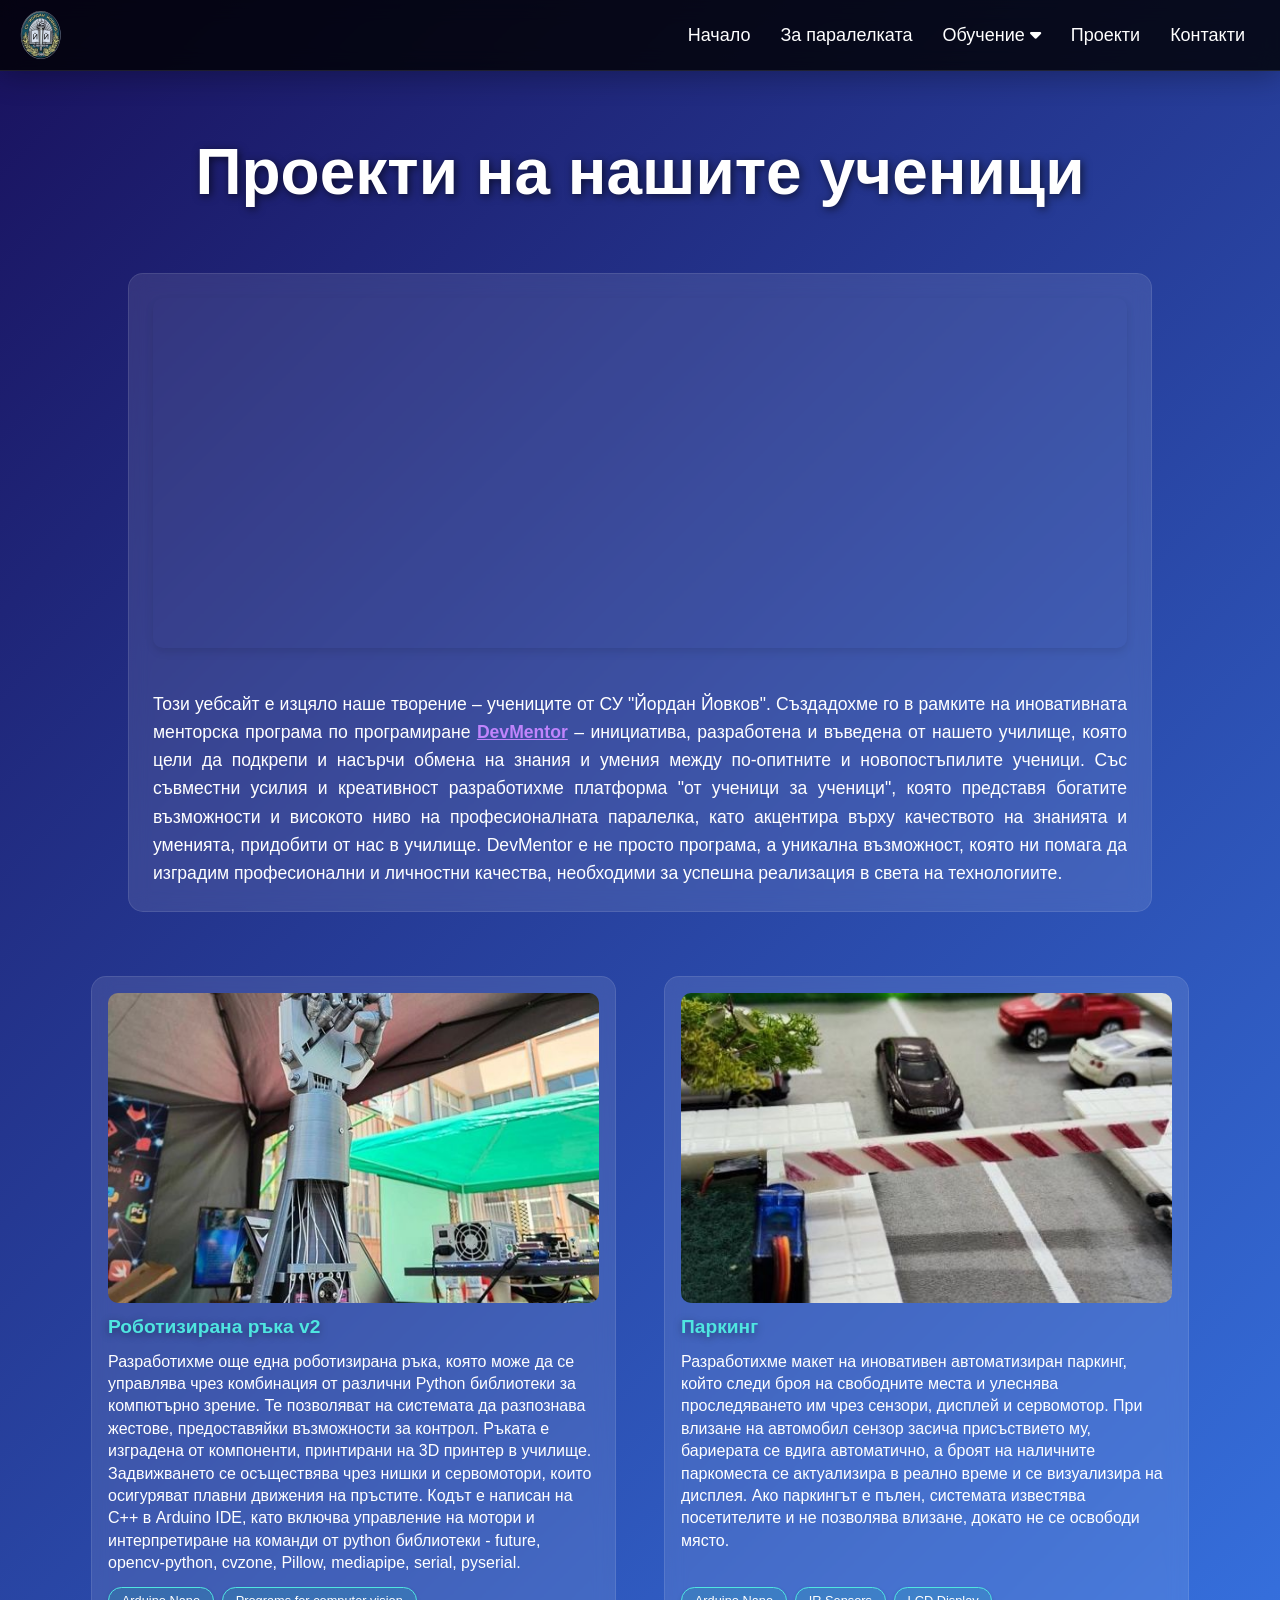
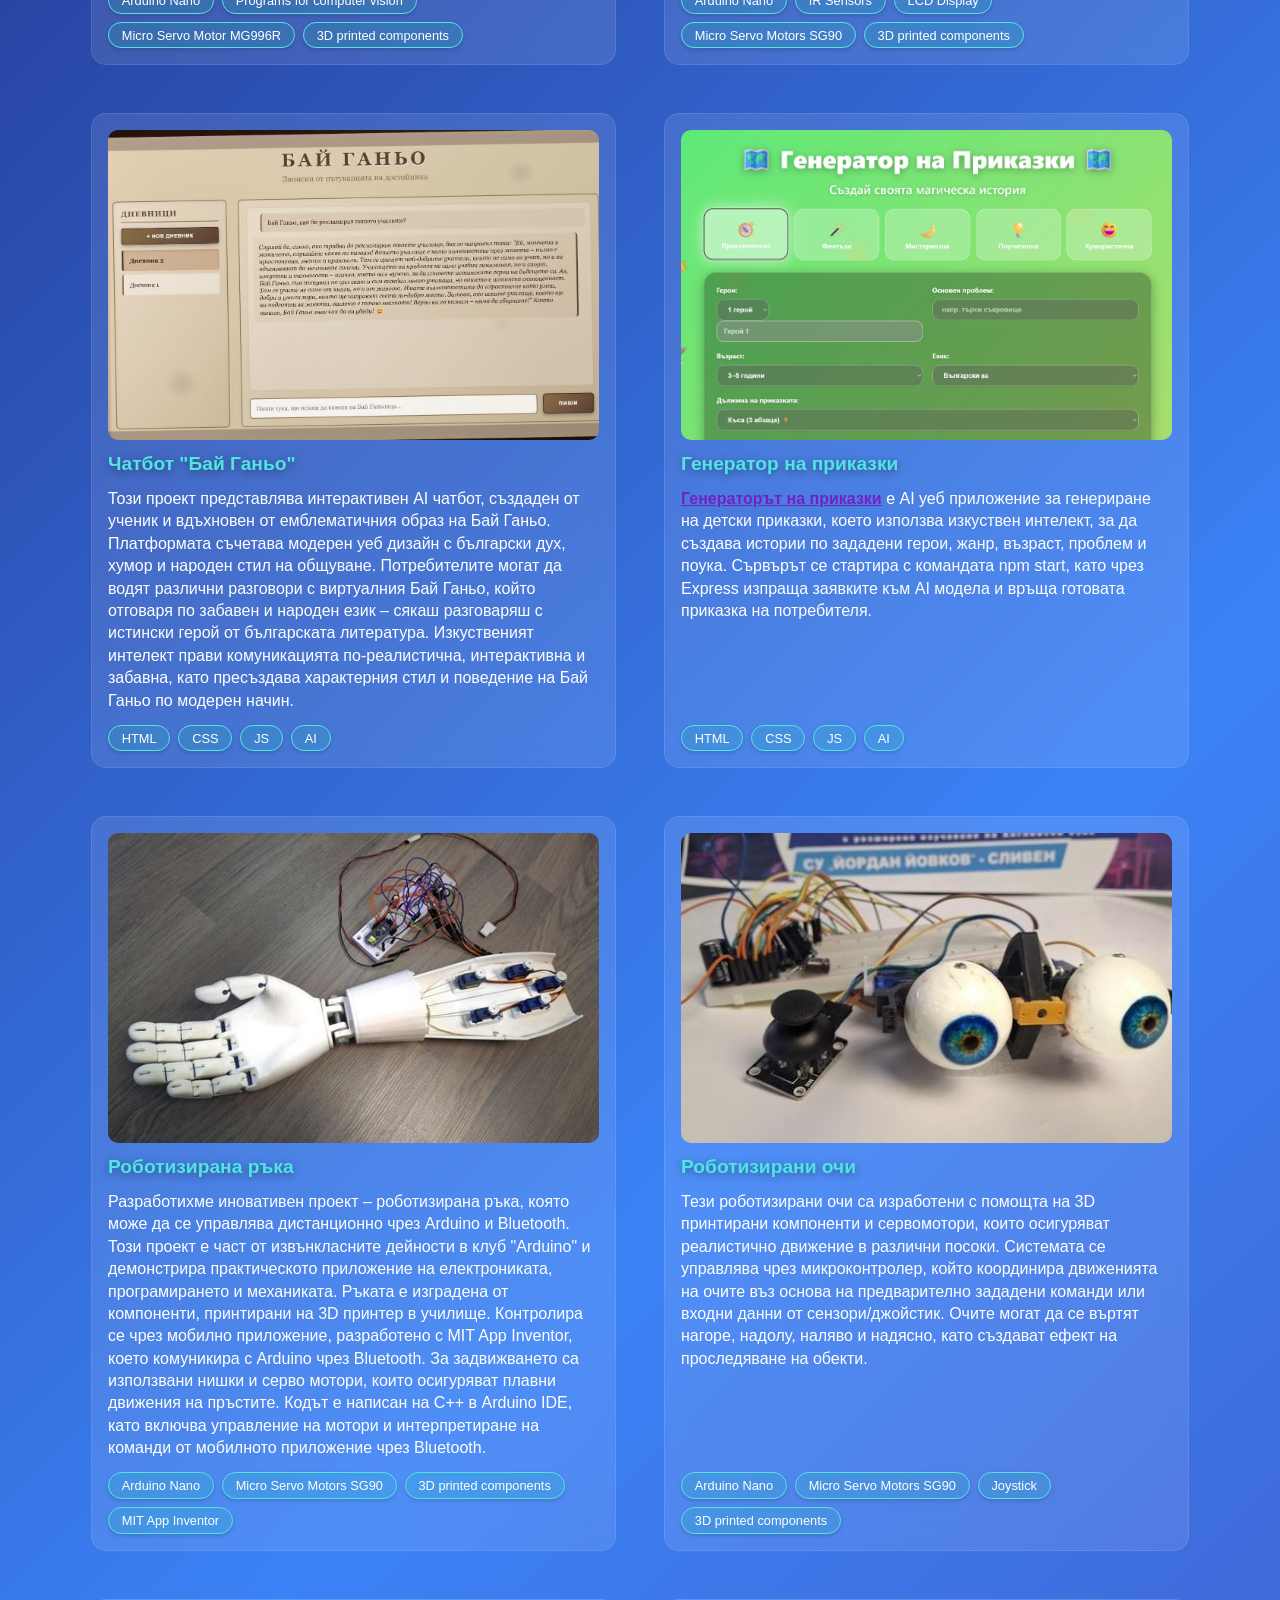
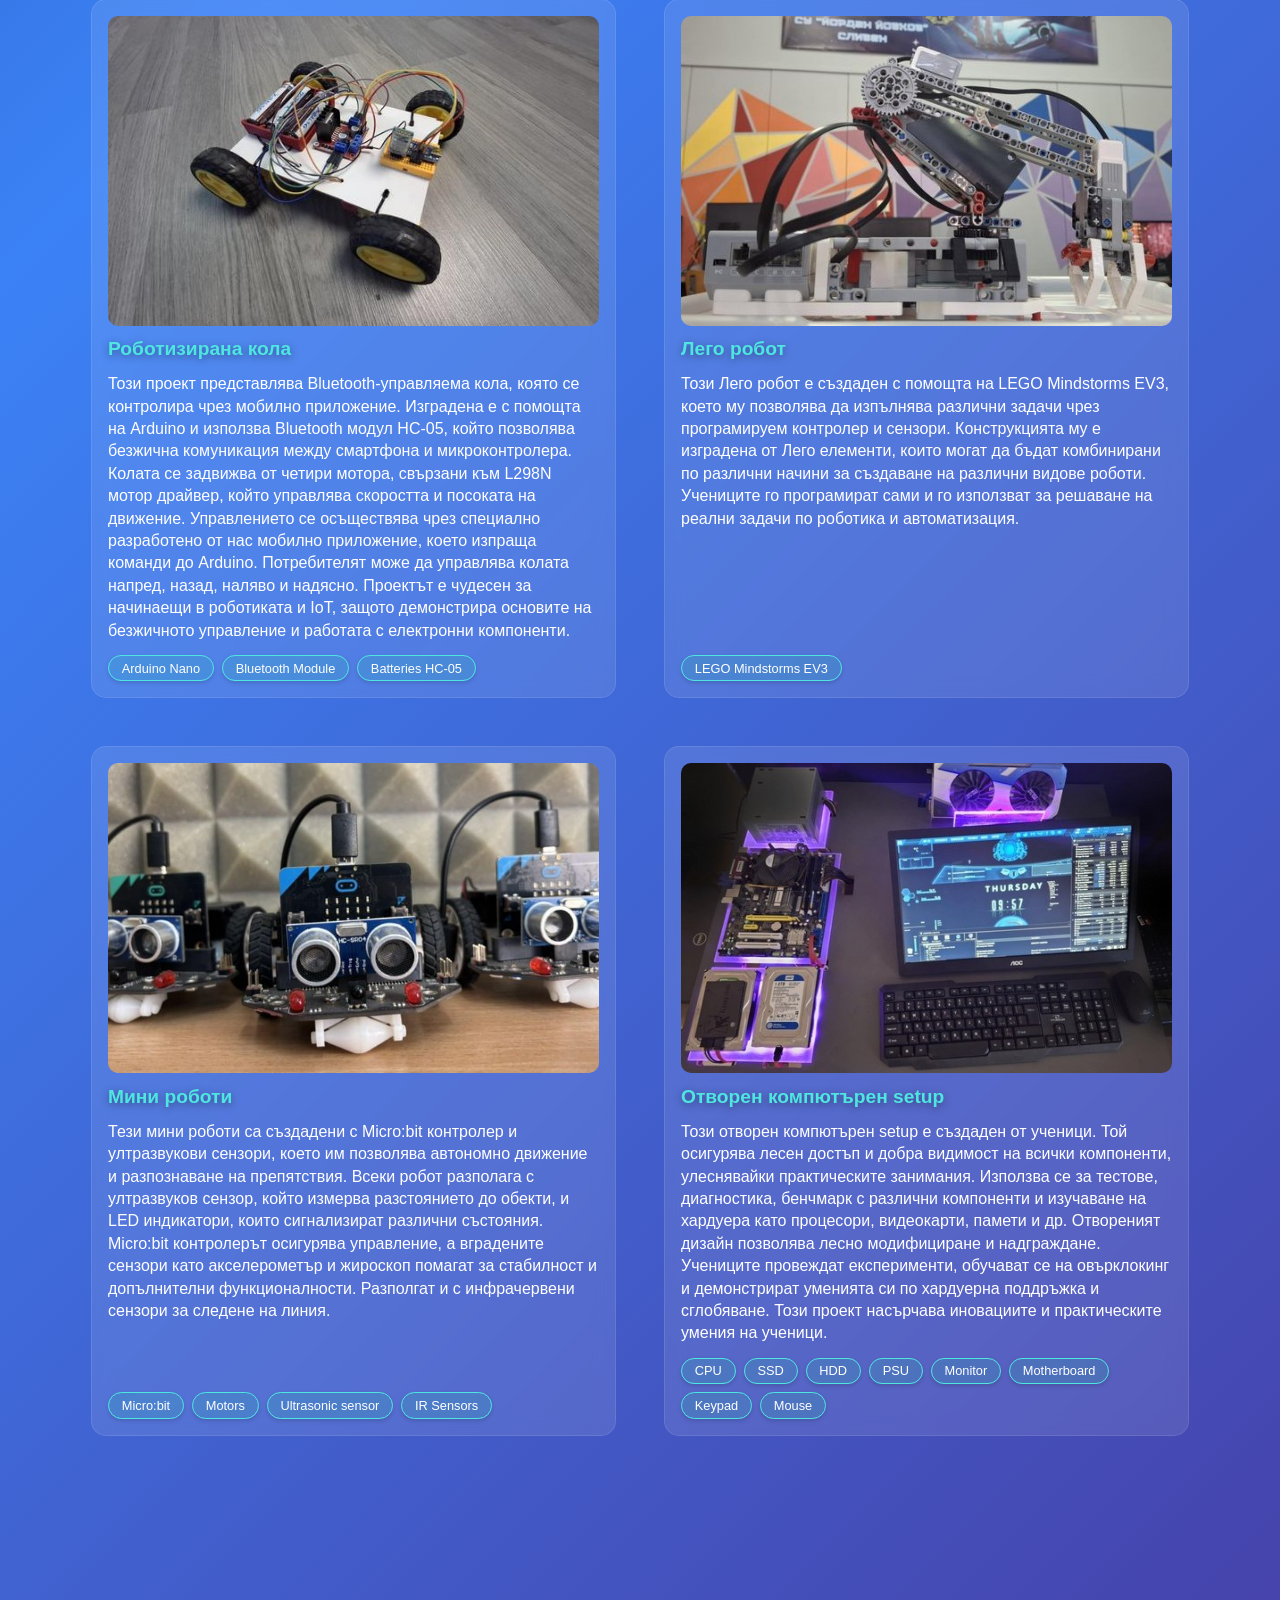
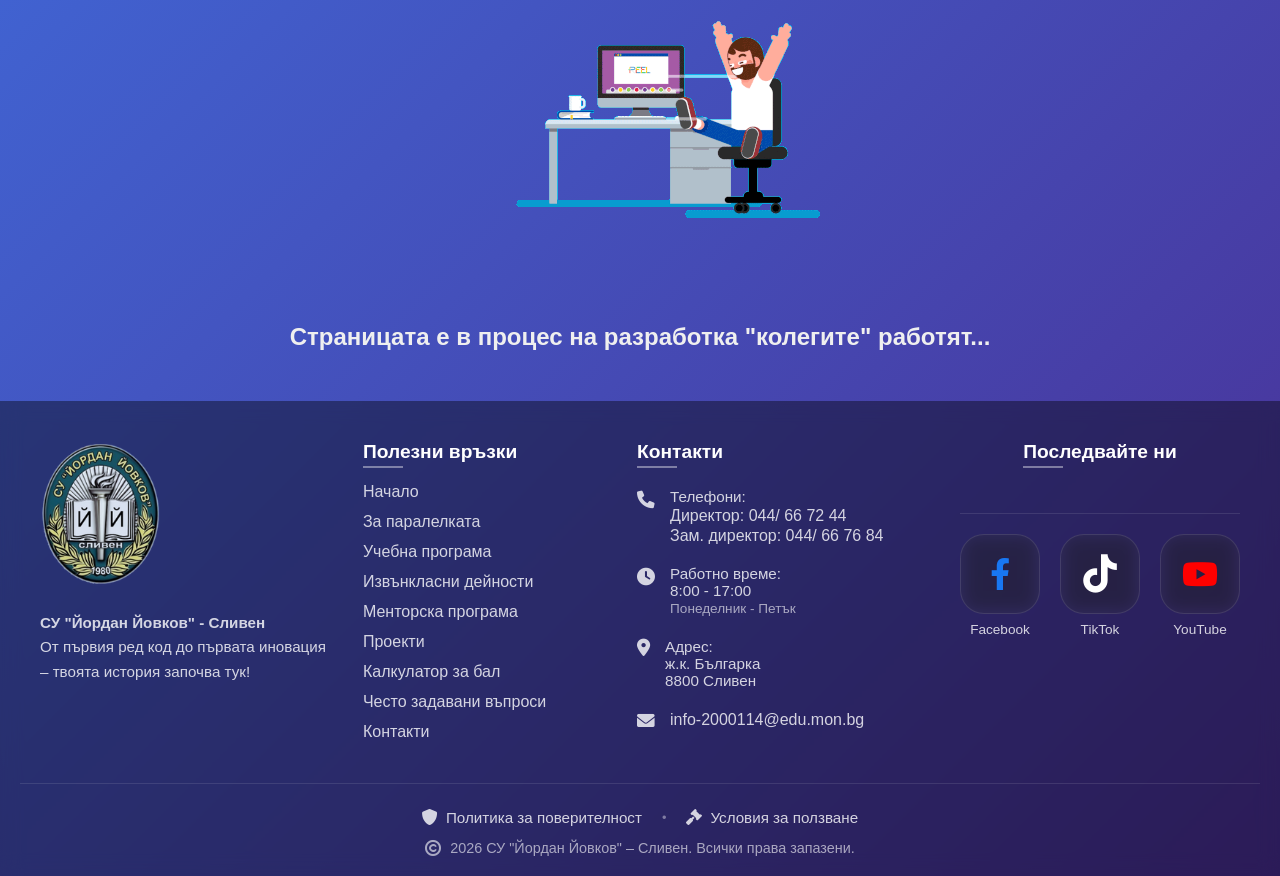
<file: html/projects.html>
<!DOCTYPE html>
<html lang="bg">
<head>
    <meta charset="UTF-8">
    <meta name="viewport" content="width=device-width, initial-scale=1.0">
    <title>Проекти - СУ "Йордан Йовков"</title>
    <link rel="icon" href="../images/favicon.ico" type="image/x-icon">
    <link rel="stylesheet" href="../css/base.css">
    <link rel="stylesheet" href="../css/social.css">
    <link rel="stylesheet" href="../css/projects.css">
    <link rel="stylesheet" href="../css/scrollBar.css">
    <link rel="stylesheet" href="https://cdnjs.cloudflare.com/ajax/libs/font-awesome/6.0.0/css/all.min.css">

</head>
<body>
    <!-- Контейнер за хедъра -->
    <div id="header-container"></div>

    <h1>Проекти на нашите ученици</h1>

    <div class="site-banner-container">
        <iframe src="https://www.programisti.com/" class="site-banner-iframe" frameborder="0"></iframe>
        <p class="site-banner-text">Този уебсайт е изцяло наше творение – учениците от СУ "Йордан Йовков". 
            Създадохме го в рамките на иновативната менторска програма по програмиране <a href="../html/devmentor.html" style="color:#c084fc; font-weight:bold;">
            DevMentor</a> – инициатива, разработена и въведена от нашето училище, която цели да подкрепи и насърчи обмена на знания и умения
            между по-опитните и новопостъпилите ученици. Със съвместни усилия и креативност разработихме платформа 
            "от ученици за ученици", която представя богатите възможности и високото ниво на професионалната паралелка, 
            като акцентира върху качеството на знанията и уменията, придобити от нас в училище. DevMentor е не просто 
            програма, а уникална възможност, която ни помага да изградим професионални и личностни качества, 
            необходими за успешна реализация в света на технологиите.</p>
    </div>

    <div class="projects-container">
    <div class="project-card">
        <img src="../images/Hand.jpg" alt="RoboHand.1" class="project-image">
        <h3 class="project-title">Роботизирана ръка v2</h3>
        <p class="project-description">
            Разработихме още една роботизирана ръка, която може да се управлява чрез комбинация от различни Python библиотеки за компютърно зрение. 
            Те позволяват на системата да разпознава жестове, предоставяйки възможности за контрол. 
            Ръката е изградена от компоненти, принтирани на 3D принтер в училище. 
            Задвижването се осъществява чрез нишки и сервомотори, които осигуряват плавни движения на пръстите. 
            Кодът е написан на C++ в Arduino IDE, като включва управление на мотори и интерпретиране на команди от python библиотеки - future, opencv-python, cvzone, Pillow, mediapipe, serial, pyserial. 
        </p>
            <div class="tech-stack">
            <span class="tech-tag">Arduino Nano</span>
            <span class="tech-tag">Programs for computer vision</span>
            <span class="tech-tag">Micro Servo Motor MG996R </span>
            <span class="tech-tag">3D printed components</span>
        </div>
    </div>

    <div class="project-card">
        <img src="../images/ParkingProject.jpg" alt="Parking" class="project-image">
        <h3 class="project-title">Паркинг</h3>
        <p class="project-description">
            Разработихме макет на иновативен автоматизиран паркинг, който следи броя на свободните места и улеснява проследяването им чрез сензори, дисплей и сервомотор. 
            При влизане на автомобил сензор засича присъствието му, бариерата се вдига автоматично, а броят на наличните паркоместа се актуализира в реално 
            време и се визуализира на дисплея. Ако паркингът е пълен, системата известява посетителите и не позволява влизане, докато не се освободи място.        
        <br><br> 
        <div class="tech-stack">
            <span class="tech-tag">Arduino Nano</span>
            <span class="tech-tag">IR Sensors</span>
            <span class="tech-tag">LCD Display</span>
            <span class="tech-tag">Micro Servo Motors SG90</span>
            <span class="tech-tag">3D printed components</span>
        </div>
    </div>

    <div class="project-card">
        <img src="../images/Chatbot-Vesko.jpg" alt="Parking" class="project-image">
        <h3 class="project-title">Чатбот "Бай Ганьо"</h3>
        <p class="project-description">
            Този проект представлява интерактивен AI чатбот, създаден от ученик и вдъхновен от емблематичния образ на Бай Ганьо. 
            Платформата съчетава модерен уеб дизайн с български дух, хумор и народен стил на общуване. 
            Потребителите могат да водят различни разговори с виртуалния Бай Ганьо, който отговаря по забавен и народен език –
            сякаш разговаряш с истински герой от българската литература. Изкуственият интелект прави комуникацията по-реалистична, 
            интерактивна и забавна, като пресъздава характерния стил и поведение на Бай Ганьо по модерен начин. 
        <div class="tech-stack">
            <span class="tech-tag">HTML</span>
            <span class="tech-tag">CSS</span>
            <span class="tech-tag">JS</span>
            <span class="tech-tag">AI</span>
        </div>
    </div>

    <div class="project-card">
        <img src="../images/Fairytale-gen.jpeg" alt="Parking" class="project-image">
        <h3 class="project-title">Генератор на приказки</h3>
        <p class="project-description">
            <a href="https://prikazka-online.onrender.com/" style="color:#7221c4; font-weight:bold;">Генераторът на приказки</a> е AI уеб приложение за генериране на детски приказки, което използва изкуствен интелект, 
            за да създава истории по зададени герои, жанр, възраст, проблем и поука. Сървърът се стартира с 
            командата npm start, като чрез Express изпраща заявките към AI модела и връща готовата приказка на потребителя.
               
        <div class="tech-stack">
            <span class="tech-tag">HTML</span>
            <span class="tech-tag">CSS</span>
            <span class="tech-tag">JS</span>
            <span class="tech-tag">AI</span>
        </div>
    </div>

    <div class="project-card">
        <img src="../images/RoboHand.jpg" alt="RoboHand.2" class="project-image">
        <h3 class="project-title">Роботизирана ръка</h3>
        <p class="project-description">
            Разработихме иновативен проект – роботизирана ръка, която може да се управлява дистанционно чрез Arduino и Bluetooth. Този проект е част от извънкласните 
            дейности в клуб "Arduino" и демонстрира практическото приложение на електрониката, програмирането и механиката. Ръката е изградена от компоненти, 
            принтирани на 3D принтер в училище. Контролира се чрез мобилно приложение, разработено с MIT App Inventor, което комуникира с Arduino чрез Bluetooth. 
            За задвижването са използвани нишки и серво мотори, които осигуряват плавни движения на пръстите. Кодът е написан на C++ в Arduino IDE, като включва 
            управление на мотори и интерпретиране на команди от мобилното приложение чрез Bluetooth.  
        <div class="tech-stack">
            <span class="tech-tag">Arduino Nano</span>
            <span class="tech-tag">Micro Servo Motors SG90</span>
            <span class="tech-tag">3D printed components</span>
            <span class="tech-tag">MIT App Inventor</span>
        </div>
    </div>

    <div class="project-card">
        <img src="../images/eyesProject.jpg" alt="RoboEyes" class="project-image">
        <h3 class="project-title">Роботизирани очи</h3>
        <p class="project-description">
            Тези роботизирани очи са изработени с помощта на 3D принтирани компоненти и сервомотори, които осигуряват реалистично движение в различни посоки.
            Системата се управлява чрез микроконтролер, който координира движенията на очите въз основа на предварително зададени команди или входни данни от сензори/джойстик. 
            Очите могат да се въртят нагоре, надолу, наляво и надясно, като създават ефект на проследяване на обекти. 
            <div class="tech-stack">
            <span class="tech-tag">Arduino Nano</span>
            <span class="tech-tag">Micro Servo Motors SG90 </span>
            <span class="tech-tag">Joystick</span>
            <span class="tech-tag">3D printed components</span>
        </div>
    </div>

    <div class="project-card">
        <img src="../images/Car.jpg" alt="LegoRobot" class="project-image">
        <h3 class="project-title">Роботизирана кола</h3>
        <p class="project-description">
            Този проект представлява Bluetooth-управляема кола, която се контролира чрез мобилно приложение. Изградена е с помощта на Arduino и използва 
            Bluetooth модул HC-05, който позволява безжична комуникация между смартфона и микроконтролера. Колата се задвижва от четири мотора, свързани 
            към L298N мотор драйвер, който управлява скоростта и посоката на движение. Управлението се осъществява чрез специално разработено от нас мобилно приложение, което 
            изпраща команди до Arduino. Потребителят може да управлява колата напред, назад, наляво и надясно. Проектът е чудесен за начинаещи в роботиката и IoT, 
            защото демонстрира основите на безжичното управление и работата с електронни компоненти.  
        </p>
        <div class="tech-stack">
            <span class="tech-tag">Arduino Nano</span>
            <span class="tech-tag">Bluetooth Module</span>
            <span class="tech-tag">Batteries HC-05</span>
        </div>
    </div>

    <div class="project-card">
        <img src="../images/LegoRobot.jpg" alt="LegoRobot" class="project-image">
        <h3 class="project-title">Лего робот</h3>
        <p class="project-description">
            Този Лего робот е създаден с помощта на LEGO Mindstorms EV3, което му позволява да изпълнява различни задачи чрез програмируем контролер и сензори. 
            Конструкцията му е изградена от Лего елементи, които могат да бъдат комбинирани по различни начини за създаване на различни видове роботи. Учениците го 
            програмират сами и го използват за решаване на реални задачи по роботика и автоматизация.        <br><br> 
        </p>
        <div class="tech-stack">
            <span class="tech-tag">LEGO Mindstorms EV3</span>
        </div>
    </div>

    <div class="project-card">
        <img src="../images/Mini Robots.jpg" alt="Robot" class="project-image">
        <h3 class="project-title">Мини роботи</h3>
        <p class="project-description">Тези мини роботи са създадени с Micro:bit контролер и ултразвукови сензори, което им позволява автономно движение и разпознаване 
            на препятствия. Всеки робот разполага с ултразвуков сензор, който измерва разстоянието до обекти, и LED индикатори, които сигнализират различни 
            състояния. Micro:bit контролерът осигурява управление, а вградените сензори като акселерометър и жироскоп помагат за стабилност и допълнителни 
            функционалности. Разполгат и с инфрачервени сензори за следене на линия.
        </p>
        <div class="tech-stack">
            <span class="tech-tag">Micro:bit</span>
            <span class="tech-tag">Motors</span>
            <span class="tech-tag">Ultrasonic sensor</span>
            <span class="tech-tag">IR Sensors</span>
        </div>
    </div>

    <div class="project-card">
        <img src="../images/Computer.jpg" alt="RoboEyes" class="project-image">
        <h3 class="project-title">Отворен компютърен setup</h3>
        <p class="project-description">
            Този отворен компютърен setup е създаден от ученици. Той осигурява лесен достъп и добра видимост на всички компоненти, 
            улеснявайки практическите занимания. Използва се за тестове, диагностика, бенчмарк с различни компоненти и изучаване на 
            хардуера като процесори, видеокарти, памети и др. Отвореният дизайн позволява лесно модифициране и надграждане. Учениците 
            провеждат експерименти, обучават се на овърклокинг и демонстрират уменията си по хардуерна поддръжка и сглобяване. Този 
            проект насърчава иновациите и практическите умения на ученици.
            <div class="tech-stack">
            <span class="tech-tag">CPU</span>
            <span class="tech-tag">SSD</span>
            <span class="tech-tag">HDD</span>
            <span class="tech-tag">PSU</span>
            <span class="tech-tag">Monitor</span>
            <span class="tech-tag">Motherboard</span>
            <span class="tech-tag">Keypad</span>
            <span class="tech-tag">Mouse</span>
        </div>
    </div>
</div>

        <div class="construction-gif">
            <img src="../images/programmerGif.gif" alt="В процес на разработка" class="construction-gif">
            <h2  class="construction-text">Страницата е в процес на разработка "колегите" работят...</h2>
        </div>

    <!-- Контейнер за футъра -->
    <div id="footer-container"></div>
    
    <!-- Добавяме скрипта за общите компоненти пръв -->
    <script src="../js/common.js" defer></script>
    <script src="../js/main.js" defer></script>
    <script src="../js/effects.js" defer></script>
    <script src="../js/projects.js" defer></script>
</body>
</html>
</file>
<file: css/about.css>
h1{
        text-align: center;
        color: white;
        padding: 4rem 5% 0.2rem ;
        font-size: 3.5rem;
        margin-bottom: 2rem;
        text-shadow: 2px 2px 8px rgba(0, 0, 0, 0.6);

    }

    .container {
        max-width: 1200px;
        margin: 1rem auto;
        padding: 2rem;
        position: relative;
    }

    .hero {
        position: relative;
        height: 65vh;
        width: 100%;
        background-color: #00000050;
        display: flex;
        justify-content: center;
        align-items: center;
        overflow: hidden;
    }
      
      .hero-content {
        position: relative;
        z-index: 2;
        text-align: center;
        color: white;
        padding: 20px;
        background-color: rgba(255, 255, 255, 0.2);
        backdrop-filter: blur(1px);
        border-radius: 10px;
        padding: 20px;
        max-width: 90%;
        margin: 0 auto;
    }

      .hero-title, .hero-subtitle {
        color: #ffffff;
        white-space: normal;
        width: 100%;
        animation: none;
        text-shadow: 2px 2px 8px rgba(0, 0, 0, 0.8);
    }
      
      .hero-title {
        font-size: 4rem;
        margin-bottom: 1rem;
        font-weight: 700;
        color: white;
        overflow: hidden;
        white-space: nowrap;
        width: 0;
        animation: typing 2s steps(20, end) forwards ;
        text-shadow: 2px 2px 8px rgba(0, 0, 0, 0.6);
        padding: 0 15px;

    }
      
      .hero-subtitle {
        font-size: 1.7rem;
        margin-bottom: 2rem;
        opacity: 0.9;
        line-height: 1.4;
        margin-left: auto;
        margin-right: auto;
        text-shadow: 2px 2px 8px rgba(0, 0, 0, 0.6);

      }



      
      .hero-button {
      padding: 15px 30px;
      font-size: 2rem;
      font-weight: 700;
      margin-top: 50px;
      color: #fff;
      background: linear-gradient(135deg, #7329f1, #ab148a);
      border: none;
      border-radius: 25px;
      cursor: pointer;
      transition: transform 0.3s, background 0.3s;
      }
      
      .hero-button:hover {
      transform: scale(1.1);
      background: linear-gradient(135deg, #6a33d8, #d154e4);
      
      }
      
      #network {
        position: absolute;
        top: 0;
        left: 0;
        width: 100%;
        height: 100%;
        z-index: 1;
      } 

    .activity-section {
        margin: 2rem 0;
        padding: 2rem;
        display: grid;
        grid-template-columns: repeat(2, 1fr);
        gap: 4rem;
        align-items: center;
        opacity: 0;
        transform: translateY(50px);
        transition: opacity 0.8s ease, transform 0.8s ease;
        margin-bottom: 50px;
        background-color: transparent;
        perspective: 1000px;
        backdrop-filter: blur(10px);
        background: rgba(210, 210, 210, 0.1);
        box-shadow: 4px 8px 16px rgba(0, 0, 0, 0.1);
        border: 1px solid rgba(255, 255, 255, 0.1);
        border-radius: 15px;
        transition: all 0.3s ease;
        cursor: pointer;
        
    }

    .activity-image {
        width: 100%;
        aspect-ratio: 1.5;
        border-radius: 5;
        overflow: hidden;
        flex: 0 0 40%;
        margin-right: 30px;
        border-radius: 8px;
        box-shadow: 0 5px 15px rgba(0, 0, 0, 0.15);
        
    }

    .activity-image img {
        width: 100%;
        height: 100%;
        object-fit: cover;
        transition: transform 0.5s ease;
        filter: contrast(1.05);
    }

    .activity-content {
        padding: 2rem;
        flex: 1;
        transition: transform 0.2s ease;
        transform-style: preserve-3d;
    }

    .activity-section:hover .activity-content {
        transform: rotateY(-4deg) rotateX(-3deg);
      }

    .activity-title {
        font-size: 2rem;
        margin-bottom: 2rem;
        position: relative;
        padding-bottom: 1rem;
        display: inline-block;
        text-shadow: 2px 2px 4px rgba(0, 0, 0, 0.2);
    }

    .activity-title:hover{
        color: #af59ff;
    }

    .activity-description {
        text-align: justify;
        display: inline-block;
        line-height: 1.5;
        font-size: 1.7;
        color: rgba(255, 255, 255, 0.95);
        text-shadow: 1px 1px 2px rgba(0, 0, 0, 0.3);
    }

    @keyframes typing {
        from { width: 0; }
        to { width: 100%; }
    }

    .divider {
        width: 100%;
        height: 10px;
        background: linear-gradient(90deg, rgba(255, 255, 255, 0.2), rgba(255, 255, 255, 0.8), rgba(255, 255, 255, 0.2));
        border-radius: 50px;
        animation: glow 3s infinite alternate;
        margin-bottom: 3rem;
    }
    
    @keyframes glow {
        0% { opacity: 0.3; transform: scaleX(0.8); }
        100% { opacity: 1; transform: scaleX(1); }
    }

    .image-carousel {
        position: relative;
        width: 100%;
        max-width: 100%;  
        margin: auto;
        height: 100%;
        overflow: hidden;
    }
    
    .activity-image img:hover {
        transform: scale(1.05);
    }

    .activity-section.visible {
        opacity: 1;
        transform: translateX(0) translateY(0);
    }

    .activity-section:nth-child(3) {
        grid-template-areas: "content image";
    }

    .activity-section:nth-child(3) .activity-content {
        grid-area: content;
    }

    .activity-section:nth-child(3) .activity-image {
        grid-area: image;
        margin-right: 30px;
        margin-left: 0px;
    }

    .activity-section:nth-child(3):hover .activity-content{
        transform: rotateY(4deg) rotateX(3deg);
    }

/* FAQ секция */
.faq-section {
    max-width: 1200px;
    margin: 4rem auto;
    padding: 2rem;
    position: relative;
}

.faq-title {
    font-size: 2.5rem;
    text-align: center;
    margin-bottom: 3rem;
    color: white;
    position: relative;
    padding-bottom: 1rem;
    text-shadow: 2px 2px 8px rgba(0, 0, 0, 0.6);
}

.faq-title::after {
    content: '';
    position: absolute;
    bottom: 0;
    left: 50%;
    transform: translateX(-50%);
    width: 100px;
    height: 3px;
    background: linear-gradient(90deg, rgba(168, 85, 247, 0.2), rgba(168, 85, 247, 0.8), rgba(168, 85, 247, 0.2));
    border-radius: 3px;
}

.faq-container {
    display: flex;
    flex-direction: column;
    gap: 1.5rem;
}

.faq-item {
    backdrop-filter: blur(10px);
    border-radius: 15px;
    overflow: hidden;
    box-shadow: 0 8px 16px rgba(0, 0, 0, 0.3), 0 0 0 1px rgba(168, 85, 247, 0.3);
    border: 1px solid rgba(168, 85, 247, 0.2);
    transition: all 0.3s ease;
}

.faq-item:hover, .faq-item.active {
    box-shadow: 0 12px 24px rgba(0, 0, 0, 0.4), 0 0 0 2px rgba(168, 85, 247, 0.4);
    background: rgba(30, 20, 70, 0.35);
}

.faq-question {
    padding: 1.5rem 2rem;
    display: flex;
    justify-content: space-between;
    align-items: center;
    cursor: pointer;
    position: relative;
    border-left: 3px solid transparent;
    transition: border-left-color 0.3s ease;
}

.faq-question h3 {
    font-size: 1.2rem;
    color: white;
    margin: 0;
    transition: color 0.3s ease;
    text-shadow: 2px 2px 4px rgba(0, 0, 0, 0.5);
    font-weight: 600;
    letter-spacing: 0.02em;
}

.faq-question:hover h3, .faq-item.active .faq-question h3 {
    color: #be82ff;
}

.faq-icon {
    display: flex;
    align-items: center;
    justify-content: center;
    width: 30px;
    height: 30px;
    background:none;
    border-radius: 50%;
    transition: all 0.3s ease;
}

.faq-icon i {
    color: white;
    font-size: 1.2rem;
    transition: all 0.3s ease;
}

.faq-item.active .faq-icon {
    transform: rotate(180deg);
}

.faq-answer {
    max-height: 0;
    overflow: hidden;
    transition: max-height 0.5s ease, padding 0.5s ease;
    padding: 0 2rem;
    line-height: 1.6;
    font-size: 1.1rem;
    opacity: 0;
    color: rgba(255, 255, 255, 0.95);
    text-shadow: 1px 1px 2px rgba(0, 0, 0, 0.3);
}

.faq-item.active .faq-answer {
    max-height: 500px;
    padding: 0 2rem 1.5rem;
    opacity: 1;
    border-top: 1px solid rgba(168, 85, 247, 0.2);
    margin-top: 0.5rem;
}

.faq-answer p {
    margin: 0;
    padding: 1rem 0 0 0;
}

.faq-answer a {
    color: #be82ff;
    text-decoration: none;
    font-weight: bold;
    transition: all 0.3s ease;
    text-shadow: 0 0 5px rgba(168, 85, 247, 0.5);
}

.faq-answer a:hover {
    text-decoration: underline;
    color: #d9b3ff;
}

@media screen and (max-width: 768px) {
    .faq-title {
        font-size: 2rem;
    }
    
    .faq-question h3 {
        font-size: 1.1rem;
    }
    
    .faq-question {
        padding: 1.2rem 1.5rem;
    }
    
    .faq-answer {
        padding: 0 1.5rem;
        font-size: 1rem;
    }
    
    .faq-item.active .faq-answer {
        padding: 0 1.5rem 1.2rem;
    }
}
</file>
<file: css/base.css>
* {
    margin: 0;
    padding: 0;
    box-sizing: border-box;
}
html {
    scroll-behavior: smooth;
  }

body {
    font-family: Arial, sans-serif;
    min-height: 100vh;
    display: flex;
    flex-direction: column;
    background: linear-gradient(135deg, #19115d, #3B82F6, #4a2e93);
    color: #fff;
}

header {
    display: flex;
    justify-content: space-between;
    align-items: center;
    padding: 10px 20px;
    background-color: rgba(0, 0, 0, 0.8);
    box-shadow: 0 4px 30px rgba(0, 0, 0, 0.3);
    position: sticky;
    top: 0;
    z-index: 1000;
    backdrop-filter: blur(10px);
    -webkit-backdrop-filter: blur(10px);
    border-bottom: 1px solid rgba(255, 255, 255, 0.1);
    transition: padding 0.3s ease;
}

header img {
    height: 50px;
    transition: all 0.3s ease;
}

nav ul {
    display: flex;
    list-style: none;
    position: relative;
    transition: all 0.5s cubic-bezier(0.68, -0.55, 0.27, 1.55);
}

nav ul li {
    margin: 0 15px;
    position: relative;
    transition: transform 0.3s ease, opacity 0.3s ease;
}

nav ul li a  {
    color: #fff;
    text-decoration: none;
    font-size: 18px;
    position: relative;
    transition: color 0.3s, transform 0.3s;
    display: block;
    padding: 5px 0;
}

nav ul li a::after {
    content: '';
    position: absolute;
    left: 0;
    bottom: -5px;
    width: 0;
    height: 2px;
    background: linear-gradient(90deg, #A855F7, #3B82F6);
    transition: width 0.3s, box-shadow 0.3s;
    border-radius: 10px;
}

nav ul li a:hover::after  {
    width: 100%;
    box-shadow: 0 0 10px #A855F7, 0 0 18px #3B82F6;
}


nav ul li a:hover {
    color: #A855F7;
}

nav ul li a.active {
    color: #A855F7;
}

nav ul li a.active::after {
    width: 100%;
    box-shadow: 0 0 10px #A855F7, 0 0 20px #3B82F6;
}

nav ul li:hover {
    transform: translateY(-1px);
    transition: transform 0.5s ease;
}

@keyframes fadeInDown {
    from {
        opacity: 0;
        transform: translateY(-1px);
    }
    to {
        opacity: 1;
        transform: translateY(0);
    }
}


nav ul li ul {
    position: absolute;
    width: auto;
    white-space: nowrap;
    top: 100%;
    left: 0;
    background: rgba(0, 0, 0, 0.9);
    backdrop-filter: blur(10px);
    -webkit-backdrop-filter: blur(10px);
    padding: 15px 0;
    list-style: none;
    display: none;
    border-radius: 10px;
    box-shadow: 0 10px 30px rgba(0, 0, 0, 0.4), 0 0 10px rgba(168, 85, 247, 0.3);
    transform: translateY(20px);
    opacity: 0;
    transition: transform 0.4s cubic-bezier(0.68, -0.55, 0.27, 1.55), opacity 0.4s ease;
    border: 1px solid rgba(255, 255, 255, 0.1);
    animation: none;
    z-index: 1001;
}

nav ul li ul li {
    padding: 10px 20px;
    margin: 0;
    opacity: 0;
    transform: translateX(-5px);
}

nav ul li ul li a {
    color: #fff;
    transition: all 0.3s ease;
    white-space: nowrap;
}

nav ul li ul li a:hover {
    color: #A855F7;
    transform: translateX(5px);
}

nav ul li.open ul {
    display: block;
    transform: translateY(0);
    opacity: 1;
}

nav ul li.open ul li {
    animation: fadeInDown 0.5s ease forwards;
    animation-delay: calc(0.1s * var(--index));
}

.nav-toggle {
    display: none;
    cursor: pointer;
    z-index: 1100;
    width: 40px;
    height: 40px;
    position: relative;
    background: transparent;
    border: none;
    outline: none;
}

.nav-toggle span {
    background: #fff;
    height: 3px;
    width: 30px;
    margin: 4px 0;
    display: block;
    border-radius: 3px;
    position: relative;
    transition: transform 0.5s ease, background 0.3s ease, opacity 0.3s ease;
}

.nav-toggle.active span:nth-child(1) {
    transform: rotate(45deg) translate(8px, 8px);
    background: #A855F7;
    box-shadow: 0 0 10px rgba(168, 85, 247, 0.7);
}

.nav-toggle.active span:nth-child(2) {
    opacity: 0;
}

.nav-toggle.active span:nth-child(3) {
    transform: rotate(-45deg) translate(8px, -8px);
    background: #A855F7;
    box-shadow: 0 0 10px rgba(168, 85, 247, 0.7);
}

/* Footer Styles */
footer {
    margin-top: auto;
    padding: 40px 20px 20px;
    background: rgba(0, 0, 0, 0.4);
    backdrop-filter: blur(10px);
}

.footer-content {
    max-width: 1200px;
    margin: 0 auto;
    display: grid;
    grid-template-columns: 1.2fr 1fr 1.2fr 1fr;
    gap: 30px;
    padding-bottom: 30px;
}

.footer-logo {
    margin-bottom: 20px;
}

.footer-logo img {
    max-width: 120px;
    height: auto;
}

.school-description {
    color: rgba(255, 255, 255, 0.8);
    font-size: 0.95rem;
    line-height: 1.6;
    margin-bottom: 20px;
}

.footer-section h4 {
    color: #fff;
    font-size: 1.2rem;
    margin-bottom: 20px;
    position: relative;
    display: inline-block;
}

.footer-section h4::after {
    content: '';
    position: absolute;
    left: 0;
    bottom: -5px;
    width: 40px;
    height: 2px;
    background: rgba(255, 255, 255, 0.4);
}

.footer-links-list {
    list-style: none;
    padding: 0;
}

.footer-links-list li {
    margin-bottom: 12px;
}

.footer-links-list a {
    color: rgba(255, 255, 255, 0.8);
    text-decoration: none;
    transition: all 0.3s ease;
    display: inline-block;
}

.footer-links-list a:hover {
    color: #fff;
    transform: translateX(5px);
}

.contact-info {
    margin-top: 5px;
}

.contact-info .info-item {
    display: flex;
    align-items: flex-start;
    gap: 15px;
    margin-bottom: 20px;
}

.contact-info .info-item i {
    color: rgba(255, 255, 255, 0.8);
    font-size: 1.1rem;
    margin-top: 3px;
}

.contact-info .info-item p {
    margin: 0;
    color: rgba(255, 255, 255, 0.8);
    font-size: 0.95rem;
}

.contact-info .info-item small {
    display: block;
    color: rgba(255, 255, 255, 0.6);
    font-size: 0.85rem;
    margin-top: 2px;
}

.contact-link {
    color: rgba(255, 255, 255, 0.8);
    text-decoration: none;
    transition: color 0.3s ease;
    display: block;
    margin-top: 2px;
}

.contact-link:hover {
    color: #fff;
}

.social-section {
    text-align: center;
}

.social-links {
    gap: 20px;
    justify-content: center;
}

.social-icon {
    display: flex;
    flex-direction: column;
    align-items: center;
    text-decoration: none;
    color: #fff;
    transition: transform 0.3s ease;
}

.social-icon:hover {
    transform: translateY(-5px);
}

.icon-wrapper {
    display: flex;
    align-items: center;
    justify-content: center;
    width: 40px;
    height: 40px;
    background-color: rgba(255, 255, 255, 0.1);
    border-radius: 50%;
    margin-bottom: 8px;
    transition: all 0.3s ease;
}

.social-icon:hover .icon-wrapper {
    background-color: rgba(255, 255, 255, 0.2);
}

.footer-bottom {
    border-top: 1px solid rgba(255, 255, 255, 0.1);
    padding-top: 25px;
}

.footer-legal {
    display: flex;
    flex-direction: column;
    align-items: center;
    gap: 15px;
}

.legal-links {
    display: flex;
    gap: 20px;
    align-items: center;
}

.legal-links a {
    color: rgba(255, 255, 255, 0.8);
    text-decoration: none;
    transition: color 0.3s ease;
    display: flex;
    align-items: center;
    gap: 8px;
    font-size: 0.95rem;
}

.legal-links a i {
    font-size: 1rem;
}

.legal-links a:hover {
    color: #fff;
}

.legal-links .separator {
    color: rgba(255, 255, 255, 0.4);
    font-size: 0.8rem;
}

.copyright {
    display: flex;
    gap: 8px;
    color: rgba(255, 255, 255, 0.6);
    font-size: 0.9rem;
    padding-top: 0.9rem;
    justify-content: center;
}

.copyright i {
    font-size: 1rem;
}

@media (max-width: 1200px) {
    .footer-content {
        grid-template-columns: 1fr 1fr;
    }
}

@media (max-width: 768px) {
    header {
        padding: 15px;
        justify-content: center;
    }
    
    header img {
        height: 40px;
        margin-right: auto;
    }

    .nav-toggle {
        display: flex;
        flex-direction: column;
        align-items: center;
        justify-content: center;
        position: relative;
        margin-left: auto;
    }

    nav {
        position: relative;
    }

    nav ul {
        display: none;
        flex-direction: column;
        align-items: center;
        background: rgba(0, 0, 0, 0.85);
        backdrop-filter: blur(10px);
        -webkit-backdrop-filter: blur(15px);
        position: fixed;
        top: 0;
        left: 0;
        right: 0;
        bottom: 0;
        width: 100%;
        height: 100vh;
        z-index: 1000;
        padding-top: 80px;
        opacity: 0;
        transform: translateY(-10px);
        transition: opacity 0.3s ease, transform 0.3s ease;
    }

    nav ul.active {
        display: flex;
        opacity: 1;
        transform: translateY(0);
    }

    nav ul li {
        margin: 15px 0;
        opacity: 0;
        width: 100%;
        text-align: center;
    }

    nav ul li a {
        font-size: 22px;
        padding: 10px 20px;
        letter-spacing: 1px;
    }

    nav ul li ul {
        position: static;
        width: 100%;
        background: rgba(16, 16, 25, 0.8);
        border-radius: 10px;
        margin-top: 10px;
        padding: 0;
        box-shadow: none;
        border: 1px solid rgba(255, 255, 255, 0.1);
        height: auto;
        transform: none;
        opacity: 1;
        max-height: 0;
        overflow: hidden;
        transition: max-height 0.3s ease, padding 0.3s ease;
        display: block;
    }

    nav ul li.open ul {
        display: block;
        max-height: 500px;
        padding: 10px 0;
        animation: fadeInDown 0.5s ease forwards;
    }
    
    nav ul li ul li {
        margin: 5px 0;
        padding: 5px 0;
        opacity: 1;
    }
    
    nav ul li ul li a {
        font-size: 18px;
    }

    .icon-grid {
        flex-wrap: wrap;
        gap: 20px;
    }

    .icon-grid div {
        max-width: 150px;
    }

    .footer-content {
        grid-template-columns: 1fr;
        text-align: center;
        justify-content: center;
    }

    .footer-section h4::after {
        left: 50%;
        transform: translateX(-50%);
    }

    .footer-logo {
        display: flex;
        justify-content: center;
    }

    .contact-info .info-item {
        justify-content: center;
    }
  
    .contact-info {
        display: flex;
        flex-direction: column;
        gap: 1rem;
        margin: 0 auto; 
        margin-left: 3rem; 
        padding: 0;
        max-width: 300px;
        text-align: left;
    }
      
    .contact-info .info-item {
        display: grid;
        grid-template-columns: auto 1fr; 
        gap: 1.5rem; 
        align-items: flex-start; 
    }
    
      
    .footer-links-list{
        margin: 0 auto; 
        padding: 0;
        max-width: 200px;
        text-align: left;
    }

    .footer-links-list a:hover {
        transform: translateX(0) scale(1.05);
    }

    .legal-links {
        display: flex;
        gap: 20px;
        align-items: center;
    }

    .legal-links .separator {
        display: none;
    }
}

/* Стилове за dropdown меню */
nav ul li.dropdown {
    position: relative;
}



nav ul li.dropdown .dropdown-menu {
    position: absolute;
    width: auto;
    white-space: nowrap;
    top: 130%;
    left: 0;
    background: rgba(0, 0, 0, 0.85);
    backdrop-filter: blur(10px);
    -webkit-backdrop-filter: blur(10px);
    padding: 15px 0;
    list-style: none;
    display: none;
    border-radius: 10px;
    box-shadow: 0 10px 30px rgba(0, 0, 0, 0.4), 0 0 10px rgba(168, 85, 247, 0.3);
    transform: translateY(20px);
    opacity: 0;
    transition: transform 0.4s cubic-bezier(0.68, -0.55, 0.27, 1.55), opacity 0.4s ease;
    border: 1px solid rgba(255, 255, 255, 0.1);
    animation: none;
    z-index: 1001;
    box-shadow: 0 0 5px #a955f779, 0 0 9px #3b83f676;
}

nav ul li.dropdown.open .dropdown-menu {
    display: block;
    transform: translateY(0);
    opacity: 1;
}

/* Адаптивни настройки за мобилни устройства */
@media (max-width: 768px) {
    nav ul li.dropdown .dropdown-menu {
        position: relative;
        top: auto;
        left: auto;
        width: 100%;
        background: rgba(162, 0, 255, 0.05);
        backdrop-filter: blur(10px);
        border-radius: 0px;
        margin-top: 10px;
        padding: 10px 0;
        box-shadow: none;
        border: 1px solid rgba(132, 45, 255, 0.5);
        box-shadow: 0 0 10px #A855F7, 0 0 18px #3B82F6;
    }
    
    nav ul li.dropdown.open .dropdown-menu {
        display: flex;
        flex-direction: column;
        animation: fadeInDown 0.5s ease forwards;
    }
    .copyright {
        font-size: 1rem;
        text-align: center;
        padding-top: 0.9rem;

    }
}
</file>
<file: css/home.css>
.banner-img {
    margin-top: -50px;
}

.banner {
    text-align: center;
    padding: 100px;
    animation: fadeIn 2s ease-in-out;
}

@keyframes fadeIn {
    from { opacity: 0; }
    to { opacity: 1; }
}


.banner h2 {
    font-size: 2.5rem;
    font-weight: bold;
    margin: 0;
    text-shadow: 2px 2px 8px rgba(0, 0, 0, 0.6);
}

.banner p {
    font-size: 24px;
    margin: 20px 0;
    color: #ffffff;
    text-shadow: 2px 2px 8px rgba(0, 0, 0, 0.6);

}

.banner button {
    padding: 15px 30px;
    font-size: 30px;
    font-weight: 700;
    margin-top: 50px;
    color: #fff;
    background: linear-gradient(135deg, #7329f1, #ab148a);
    border: none;
    border-radius: 25px;
    cursor: pointer;
    transition: transform 0.3s, background 0.3s;
}

.banner button:hover {
    transform: translateY(-3px);
    background: linear-gradient(135deg, #803df5, #e035bb);
}

.section {
    padding: 60px 20px;
    text-align: center;
    background-color: #312E81;
}

@keyframes typing {
    from {
        width: 0;
    }
    to {
        width: 100%;
    }
}

@keyframes blink {
    from, to {
        border-color: transparent;
    }
    50% {
        border-color: white;
    }
}

.section h1 { 
font-size: 36px;
margin-bottom: 40px;
color: #ffffff;
overflow: hidden; /* Скрие текста, докато се „отпечатва“ */
white-space: nowrap; /* Запазва текста на един ред */
border-right: 2px solid white; /* Симулира курсор */
width: 100; /* Начална ширина */
animation: typing 6s steps(58, end), blink 0.6s step-end infinite; /* Ефект на отпечатване и мигащ курсор */
animation-iteration-count: 1, 10; /* typing изпълнява 1 цикъл, blink 10 цикъла (6 секунди) */
animation-fill-mode: forwards; /* Запазва крайното състояние на анимацията */

}

.icon-grid {
    display: flex;
    justify-content: center;
    gap: 50px;
}

.icon-grid div {
    flex: 1;
    max-width: 220px;
    padding: 25px;
    background: rgba(255, 255, 255, 0.1);
    border-radius: 15px;
    box-shadow: 0 4px 8px rgba(0, 0, 0, 0.3);
    transition: transform 0.3s, background 0.3s;
    backdrop-filter: blur(10px);
    cursor: pointer;
    opacity: 0;
    transform: translateY(20px);
}

.icon-grid div.show {
    opacity: 1;
    transform: translateY(0);
    transition: opacity 0.5s ease, transform 0.5s ease;
}

.icon-grid div:hover {
    transform: scale(1.1);
    background: rgba(255, 255, 255, 0.2);
}

.icon-grid div img {
    width: 60px;
    margin-bottom: 15px;
}

.popup {
    display: none;
    position: fixed;
    top: 50%;
    left: 50%;
    transform: translate(-50%, -50%);
    background: rgba(0, 0, 0, 0.5);
    padding: 50px;
    border-radius: 15px;
    box-shadow: 0 4px 15px rgba(0, 0, 0, 0.7);
    color: #fff;
    line-height: 1.7;
    z-index: 1000;
    text-align: center;
    backdrop-filter: blur(10px);
}

.popup img {
    width: 100px;
    margin-bottom: 10px;
}

.popup h3 {
    margin-bottom: 20px;
    font-size: 26px;

}

.popup p {
    font-size: 22px;
    text-align: justify;

}

.popup-overlay {
    display: none;
    position: fixed;
    top: 0;
    left: 0;
    width: 100%;
    height: 100%;
    background: rgba(0, 0, 0, 0.7);
    z-index: 999;
}


/*Роботче............................*/



#spline-wrapper {
    position: absolute;
    top: 7vh; /* 10% от височината на прозореца */
    left: 0;
    width: 100%;
    pointer-events: none;
    z-index: 1;
}



/*Роботче - max-width: 768px ............................*/
/*
@media only screen and (max-width: 768px) {
    #spline-wrapper {
      display: none !important;
    }
  }                                                           */

  @media only screen and (max-width: 768px) {
    #spline-wrapper {
        top: 8vh; /* 10% от височината на прозореца */
        margin-left: 25%; /* За центриране, ако е необходимо */
        width: 50%;
        transform: scale(2); /* Увеличава размера с 20% */
        transform-origin: top center; /* Центрира увеличението спрямо горната част */
    }
  }

@media (max-width: 768px) {


    .section h1 { 
        font-size: 115%;
        white-space:unset;
        animation: typing 0.1s steps(1, end), blink 0.2s step-end infinite;
        animation-iteration-count: 1, 1;
        animation-fill-mode: forwards;
    }
    .banner-img {
        margin-top: 0px;
    }
    .banner {
        padding: 10px;
    }
    .banner h2 {
        font-size: 125%;
    }
    .banner p{
        font-size: 105%;
    } 
    .popup {
        padding: 5%;
        width: 90%;
    }
    .popup img {
        width: 100px;
    }
    .popup p {
        font-size: 16px;
    }
    .popup h3 {
        font-size: 22px;
    }

    .banner button {
        font-size: 1.5rem;
    }
}
</file>
<file: css/social.css>
/* Social Links Section */
.social-links {
    margin-top: 30px;
    padding-top: 20px;
    border-top: 1px solid rgba(255, 255, 255, 0.1);
}

.social-links h2 {
    color: #fff;
    margin-bottom: 20px;
    font-size: 1.5em;
    text-align: center;
}

.social-icons {
    display: flex;
    justify-content: center;
    gap: 30px;
    margin-top: 20px;
}

.social-icon {
    position: relative;
    text-decoration: none;
}

.icon-wrapper {
    width: 80px;
    height: 80px;
    display: flex;
    align-items: center;
    justify-content: center;
    border-radius: 24px;
    background: rgba(255, 255, 255, 0.05);
    backdrop-filter: blur(10px);
    border: 1px solid rgba(255, 255, 255, 0.1);
    transition: all 0.4s cubic-bezier(0.175, 0.885, 0.32, 1.275);
    font-size: 2em;
    overflow: hidden;
}

/* Facebook */
.social-icon.facebook .icon-wrapper {
    color: #1877f2;
}

.social-icon.facebook:hover .icon-wrapper {
    background: #1877f2;
    color: white;
    box-shadow: 0 8px 25px rgba(24, 119, 242, 0.4);
    transform: translateY(-5px) rotate(8deg);
}

/* TikTok */

.social-icon.tiktok .icon-wrapper {
    position: relative;
    overflow: hidden;
}

.social-icon.tiktok .icon-wrapper i {
    color: white;
    position: relative;
    z-index: 1;
    transition: all 0.3s ease;
    font-size: 1.2em;
}

.social-icon.tiktok:hover .icon-wrapper i {
    text-shadow: 
        2px 0 #25F4EE, 
        -2px 0 #FE2C55;
    animation: tiktok-rotate 1.5s infinite ease-in-out;

}

.social-icon.tiktok:hover .icon-wrapper {
    box-shadow: 0 0 15px rgba(0,0,0, 0.5);
    transform: translateY(-5px) rotate(-8deg);
    background: #000000; 
}

/* YouTube */
.social-icon.youtube .icon-wrapper {
    color: #ff0000;
}

.social-icon.youtube:hover .icon-wrapper {
    background: #ff0000;
    color: white;
    box-shadow: 0 8px 25px rgba(255, 0, 0, 0.4);
    transform: translateY(-5px) rotate(8deg);
}
.social-label {
    font-size: 0.85rem;
    color: rgba(255, 255, 255, 0.8);
}

/* Tooltip */
.social-tooltip {
    position: absolute;
    bottom: -40px;
    left: 50%;
    transform: translateX(-50%) translateY(10px);
    color: white;
    padding: 8px 16px;
    border-radius: 8px;
    font-size: 0.9em;
    opacity: 0;
    visibility: hidden;
    transition: all 0.3s ease;
    white-space: nowrap;
}

.social-tooltip::before {
    content: '';
    position: absolute;
    top: -4px;
    left: 50%;
    transform: translateX(-50%) rotate(45deg);
    width: 8px;
    height: 8px;
    background: rgba(0, 0, 0, 0.8);
}

.social-icon:hover .social-tooltip {
    opacity: 1;
    visibility: visible;
    transform: translateX(-50%) translateY(0);
}

/* Hover Animation for Icons */
.social-icon:hover i {
    animation: bounce 0.4s cubic-bezier(0.175, 0.885, 0.32, 1.275);
}

@keyframes bounce {
    0%, 100% { transform: scale(1); }
    50% { transform: scale(1.2); }
}

/* Mobile Responsive */
@media (max-width: 768px) {
    .icon-wrapper {
        width: 50px;
        height: 50px;
        font-size: 1.3em;
        border-radius: 16px;
    }

    .social-icons {
        gap: 15px;
    }

    .social-tooltip {
        display: none;
    }
}
</file>
<file: css/mobile-responsive-about.css>
@media screen and (max-width: 1200px) {
    .container {
        padding: 1rem;
        max-width: 100%;
    }
    
    .activity-section {
        gap: 2rem;
    }
}

@media screen and (max-width: 992px) {
    .hero-title {
        font-size: 3rem;
    }
    
    .hero-subtitle {
        font-size: 1.2rem;
    }
    
    .hero-button {
        padding: 12px 24px;
        font-size: 24px;
    }
    
    .activity-section {
        grid-template-columns: 1fr;
        gap: 2rem;
        padding: 20px;
    }
    
    .activity-content {
        padding: 1rem;
    }
    
    .activity-title {
        font-size: 2rem;
        margin-bottom: 1rem;
    }
}

@media screen and (max-width: 768px) {

    .hero {
        height: 50vh;
    }
    
    .hero-title {
        font-size: 2rem;
    }
    
    .hero-subtitle {
        font-size: 1rem;
    }
    
    .hero-button {
        padding: 10px 20px;
        font-size: 18px;
        margin-top: 0px;
    }
    
    h1 {
        font-size: 1.6rem;
        padding: 2rem 5% 0.2rem;
    }
    
    .activity-section {
        margin: 1rem 0;
        padding: 15px;
    }

     .activity-section:first-child {
        opacity: 1;
        transform: translateY(0);
        margin-top: -2rem;
    }

    .activity-section:not(:first-child) {
        opacity: 0;
    }

    .activity-section:not(:first-child).visible {
        opacity: 1;
    }
    
    .activity-image {
        aspect-ratio: 1.2;
        margin-right: 0;
    }
    
    .activity-title {
        font-size: 1.8rem;
        margin-bottom: 1rem;
    }
    
    .activity-description {
        font-size: medium;
    }
    
    .divider {
        margin-bottom: 1.5rem;
    }

    .activity-section:nth-child(3) {
        grid-template-areas: "image" "content";
    }
    
    .activity-section:nth-child(3) .activity-image {
        margin-left: 0;
    }
}

@media screen and (max-width: 480px) {
    .hero-title {
        font-size: 1.1rem;
    }
    
    .hero-subtitle {
        font-size: 0.rem;
    }
    
    .hero-button {
        padding: 8px 16px;
        font-size: 16px;
    }
    
    .activity-title {
        font-size: 1.5rem;
    }
    
    .activity-description {
        font-size: small;
    }
}

img {
    max-width: 100%;
    height: auto;
}



@media screen and (min-width: 769px) {

    .hero-content {
        background-color: transparent;
        padding: 5px;

    }
    
    .hero-title {
        padding: 5px;
        white-space: nowrap;
        width: 0;
        animation: typing 2s steps(20, end) forwards;
    }
    
}
</file>
<file: css/scrollBar.css>
::-webkit-scrollbar {
    width: 5px;
    
  }
  
  ::-webkit-scrollbar-track {
    background-color: #f1f1f1;
  }
  
  ::-webkit-scrollbar-thumb {
    background-image: linear-gradient(to bottom, #9b15de
    , #3f045d);
    border-radius: 6px;
  }

  html, body {
    overflow-x: hidden;
  }
</file>
<file: css/devmentor.css>
/* Modern DevMentor CSS with Interactive Elements */

/* Keyframe Animations */
@keyframes gradientMove {
    0% { background-position: 0% 50%; }
    50% { background-position: 100% 50%; }
    100% { background-position: 0% 50%; }
}

@keyframes fadeIn {
    from { opacity: 0; transform: translateY(20px); }
    to { opacity: 1; transform: translateY(0); }
}

@keyframes float {
    0% { transform: translateY(0px); }
    50% { transform: translateY(-10px); }
    100% { transform: translateY(0px); }
}

@keyframes pulse {
    0%, 100% { transform: scale(1); }
    50% { transform: scale(1.05); }
}

/* Base Styles */
body {
    margin: 0;
    font-family: 'Segoe UI', Tahoma, Geneva, Verdana, sans-serif;
    background: linear-gradient(135deg, #19115d, #3B82F6, #4a2e93);
    color: #fff;
    overflow-x: hidden;
}

.page-container {
    max-width: 1200px;
    margin: 0 auto;
    padding: 2rem;
}

/* Enhanced Header */
devheader {
    display: flex;
    justify-content: space-between;
    align-items: center;
    padding: 3rem 2rem;
    background: linear-gradient(135deg, #3e54b6 0%, #8158e0d1 100%);
    background-size: 400% 400%;
    animation: gradientMove 15s ease infinite;
    color: white;
    margin-bottom: 2rem;
    position: relative;
    overflow: hidden;
    box-shadow: 0 10px 40px rgba(0, 0, 0, 0.3);
    min-height: 70vh;
    border-radius: 0 0 30px 30px;
}

devheader::before {
    content: '';
    position: absolute;
    top: 0;
    left: 0;
    right: 0;
    bottom: 0;
    background: radial-gradient(circle at 30% 20%, rgba(255,255,255,0.1) 0%, transparent 50%);
    pointer-events: none;
}

.header-text {
    text-align: left;
    margin-left: 1rem;
    flex: 1;
    padding-left: 4rem;
    animation: fadeIn 1.2s ease-out;
    z-index: 2;
    position: relative;
}

.header-stats {
    display: flex;
    gap: 2rem;
    margin-top: 2rem;
}

.stat-item {
    text-align: center;
    padding: 1rem;
    background: rgba(255, 255, 255, 0.1);
    border-radius: 15px;
    backdrop-filter: blur(10px);
    border: 1px solid rgba(255, 255, 255, 0.2);
    transition: transform 0.3s ease;
}

.stat-item:hover {
    transform: translateY(-5px);
}

.stat-item i {
    font-size: 2rem;
    color: #4fe6e1;
    margin-bottom: 0.5rem;
}

.stat-number {
    display: block;
    font-size: 2rem;
    font-weight: bold;
    color: #fff;
}

.stat-label {
    font-size: 0.9rem;
    opacity: 0.8;
}

.logo-container {
    display: flex;
    align-items: center;
    justify-content: flex-end;
    margin-right: 5rem;
    animation: fadeIn 1.2s ease-out 0.4s backwards;
    z-index: 2;
    position: relative;
}

.logo {
    max-width: 320px;
    height: auto;
    transition: transform 0.7s cubic-bezier(0.68, -0.55, 0.27, 1.55);
    animation: float 6s ease-in-out infinite;
    filter: drop-shadow(0 0 20px rgba(79, 230, 225, 0.5));
}

.logo:hover {
    transform: scale(1.1) rotate(5deg);
}

.title {
    color: white;
    font-size: 3rem;
    margin-bottom: 1rem;
    font-weight: 700;
    text-shadow: 0 0 20px rgba(79, 230, 225, 0.5);
    line-height: 1.2;
    animation: fadeIn 1.2s ease-out 0.2s backwards;
}

.subtitle {
    color: white;
    font-size: 1.3rem;
    font-style: italic;
    line-height: 1.4;
    text-shadow: 0 0 15px rgba(79, 230, 225, 0.3);
    animation: fadeIn 1.2s ease-out 0.4s backwards;
    margin-bottom: 1rem;
}

/* Hero Section */
.hero-section {
    background: rgba(255, 255, 255, 0.05);
    border-radius: 20px;
    padding: 3rem;
    margin-bottom: 3rem;
    backdrop-filter: blur(10px);
    border: 1px solid rgba(255, 255, 255, 0.1);
    animation: fadeIn 1s ease-out;
}

.hero-content h2 {
    font-size: 2.5rem;
    margin-bottom: 1.5rem;
    color: #ffffff;
}

.hero-content p {
    font-size: 1.1rem;
    line-height: 1.6;
    margin-bottom: 2rem;
}

.hero-buttons {
    display: flex;
    gap: 1rem;
    flex-wrap: wrap;
    justify-content: center;
    margin-top: 2rem;
}

.btn-primary, .btn-secondary {
    padding: 1rem 2rem;
    border: none;
    border-radius: 50px;
    font-size: 1rem;
    font-weight: 600;
    cursor: pointer;
    transition: all 0.3s ease;
    display: flex;
    align-items: center;
    gap: 0.5rem;
    text-decoration: none;
    color: white;
}

.btn-primary {
    background: linear-gradient(45deg, #4fe6e1, #7752FE);
    box-shadow: 0 5px 15px rgba(79, 230, 225, 0.3);
}

.btn-secondary {
    background: rgba(255, 255, 255, 0.1);
    border: 2px solid rgba(255, 255, 255, 0.3);
    backdrop-filter: blur(10px);
}

.btn-primary:hover {
    transform: translateY(-3px);
    box-shadow: 0 10px 25px rgba(79, 230, 225, 0.4);
}

.btn-secondary:hover {
    background: rgba(255, 255, 255, 0.2);
    transform: translateY(-3px);
}

/* Goals Section */
.goals-section {
    margin-bottom: 3rem;
}

.goals-grid {
    display: grid;
    grid-template-columns: repeat(4, 1fr);
    gap: 2rem;
    margin-top: 2rem;
}

.goal-card {
    background: rgba(255, 255, 255, 0.05);
    border-radius: 20px;
    padding: 2rem;
    text-align: center;
    backdrop-filter: blur(10px);
    border: 1px solid rgba(255, 255, 255, 0.1);
    transition: all 0.3s ease;
    position: relative;
    overflow: hidden;
}

.goal-card::before {
    content: '';
    position: absolute;
    top: 0;
    left: -100%;
    width: 100%;
    height: 100%;
    background: linear-gradient(90deg, transparent, rgba(255, 255, 255, 0.1), transparent);
    transition: left 0.5s;
}

.goal-card:hover::before {
    left: 100%;
}

.goal-card:hover {
    transform: translateY(-10px);
    box-shadow: 0 20px 40px rgba(0, 0, 0, 0.3);
}

.goal-icon {
    width: 80px;
    height: 80px;
    background: linear-gradient(45deg, #4fe6e1, #7752FE);
    border-radius: 50%;
    display: flex;
    align-items: center;
    justify-content: center;
    margin: 0 auto 1.5rem;
    font-size: 2rem;
    color: white;
    animation: pulse 2s ease-in-out infinite;
}

.goal-card h3 {
    font-size: 1.5rem;
    margin-bottom: 1rem;
    color: #4fe6e1;
}

.goal-card p {
    margin-bottom: 1.5rem;
    line-height: 1.5;
}

/* Section Headers */
section h2 {
    font-size: 2.5rem;
    text-align: center;
    margin-bottom: 2rem;
    color: #ffffff;
    position: relative;
    padding-bottom: 1rem;
}

section h2::after {
    content: '';
    position: absolute;
    bottom: 0;
    left: 50%;
    transform: translateX(-50%);
    width: 100px;
    height: 3px;
    background: linear-gradient(90deg, #4fe6e1, #7752FE);
    border-radius: 2px;
}

/* Section Dividers */
.section-divider {
    position: relative;
    height: 4px;
    margin: 3rem 0;
    display: flex;
    align-items: center;
    justify-content: center;
}

.divider-glow {
    position: absolute;
    width: 200px;
    height: 100%;
    background: linear-gradient(90deg, transparent, #4fe6e1, transparent);
    border-radius: 2px;
    animation: pulse 2s ease-in-out infinite;
}

.divider-line {
    width: 100%;
    height: 2px;
    background: rgba(255, 255, 255, 0.1);
    border-radius: 1px;
}

/* Responsive Design */
@media (max-width: 768px) {

    devheader{
        margin: 0 1rem ;
    }
    
    .page-container {
        padding: 1rem;
    }
    
    devheader {
        flex-direction: column;
        text-align: center;
        padding: 2rem 1rem;
        min-height: 60vh;
    }
    
    .header-text {
        text-align: center;
        margin-bottom: 2rem;
        padding-left: 0;
    }
    
    .header-stats {
        flex-direction: column;
        gap: 1rem;
    }
    
    .logo-container {
        margin-right: 0;
    }
    
    .title {
        font-size: 2rem;
    }
    
    .subtitle {
        font-size: 1.1rem;
    }
    
    .logo {
        max-width: 200px;
    }
    
    .hero-buttons {
        flex-direction: column;
        align-items: center;
    }
    
    .goals-grid {
        grid-template-columns: 1fr;
    }
    
    section h2 {
        font-size: 2rem;
    }
}

@media (max-width: 900px) {
    .goals-grid {
        grid-template-columns: 1fr;
    }
}

/* Timeline */
.timeline {
    position: relative;
    margin-top: 3rem;
}

.timeline::before {
    content: '';
    position: absolute;
    left: 50%;
    top: 0;
    bottom: 0;
    width: 2px;
    background: linear-gradient(to bottom, #4fe6e1, #8f78e4);
    transform: translateX(-50%);
}

.timeline-item {
    display: flex;
    align-items: center;
    margin-bottom: 3rem;
    position: relative;
}

.timeline-item:nth-child(even) {
    flex-direction: row-reverse;
}

.timeline-marker {
    width: 60px;
    height: 60px;
    background: linear-gradient(45deg, #4fe6e1, #8f78e4);
    border-radius: 50%;
    display: flex;
    align-items: center;
    justify-content: center;
    font-size: 1.5rem;
    color: white;
    z-index: 2;
    box-shadow: 0 0 20px rgba(79, 230, 225, 0.5);
    animation: pulse 2s ease-in-out infinite;
}

.timeline-content {
    background: rgba(255, 255, 255, 0.05);
    padding: 2rem;
    border-radius: 15px;
    backdrop-filter: blur(10px);
    border: 1px solid rgba(255, 255, 255, 0.1);
    margin: 0 2rem;
    flex: 1;
    max-width: 400px;
    transition: transform 0.3s ease;
}

.timeline-content:hover {
    transform: translateY(-5px);
}

.timeline-content h3 {
    color: #4fe6e1;
    margin-bottom: 0.5rem;
}

/* Audience Cards */
.audience-cards {
    display: grid;
    grid-template-columns: repeat(auto-fit, minmax(350px, 1fr));
    gap: 2rem;
    margin-top: 2rem;
}

.audience-card {
    background: rgba(255, 255, 255, 0.05);
    border-radius: 20px;
    padding: 2.5rem;
    backdrop-filter: blur(10px);
    border: 1px solid rgba(255, 255, 255, 0.1);
    transition: all 0.3s ease;
    position: relative;
    overflow: hidden;
}

.audience-card::before {
    content: '';
    position: absolute;
    top: 0;
    left: 0;
    right: 0;
    height: 4px;
    background: linear-gradient(90deg, #4fe6e1, #7752FE);
}

.audience-card:hover {
    transform: translateY(-10px);
    box-shadow: 0 20px 40px rgba(0, 0, 0, 0.3);
}

.card-header {
    display: flex;
    align-items: center;
    margin-bottom: 1.5rem;
}

.card-header h3 {
    font-size: 1.8rem;
    color: #ffffff;
}

.audience-card p {
    margin-bottom: 1.5rem;
    line-height: 1.6;
}

.card-features {
    display: flex;
    gap: 0.5rem;
    margin-bottom: 1rem;
    flex-wrap: wrap;
}

.feature-tag {
    background: rgba(79, 230, 225, 0.2);
    color: #ffffff;
    padding: 0.5rem 1rem;
    border-radius: 20px;
    font-size: 0.9rem;
    border: 1px solid rgba(79, 230, 225, 0.3);
}

/* Benefits Section */
.benefits-grid {
    display: grid;
    grid-template-columns: repeat(3, 1fr);
    gap: 2rem;
    margin-top: 2rem;
}

@media (max-width: 900px) {
    .benefits-grid {
        grid-template-columns: 1fr;
    }
}

.benefit-item {
    grid-column: auto !important;
    background: rgba(255, 255, 255, 0.05);
    border-radius: 15px;
    padding: 2rem;
    text-align: center;
    backdrop-filter: blur(10px);
    border: 1px solid rgba(255, 255, 255, 0.1);
    transition: all 0.3s ease;
}

.benefit-item:hover {
    transform: translateY(-5px);
    box-shadow: 0 15px 30px rgba(0, 0, 0, 0.3);
}

.benefit-item i {
    font-size: 3rem;
    color: #4fe6e1;
    margin-bottom: 1rem;
}

.benefit-item h3 {
    font-size: 1.3rem;
    margin-bottom: 1rem;
    color: #ffffff;
}

.benefit-item p {
    line-height: 1.5;
}

/* Enhanced Gallery */
.gallery {
    margin-bottom: 3rem;
}

.slideshow-container {
    position: relative;
    max-width: 800px;
    margin: 2rem auto;
    border-radius: 20px;
    overflow: hidden;
    box-shadow: 0 20px 40px rgba(0, 0, 0, 0.3);
}

.slide {
    display: none;
    background: linear-gradient(135deg, #667eea 0%, #764ba2 100%);
    padding: 4rem 2rem;
    text-align: center;
    position: relative;
}

.slide.active {
    display: flex;
    animation: fadeIn 1s ease-in-out;
}

.slide-content {
    display: flex;
    flex-direction: column;
    align-items: center;
    gap: 2rem;
}

.slide-image {
    width: 120px;
    height: 120px;
    background: rgba(255, 255, 255, 0.1);
    border-radius: 50%;
    display: flex;
    align-items: center;
    justify-content: center;
    font-size: 3rem;
    color: #4fe6e1;
    backdrop-filter: blur(10px);
    border: 2px solid rgba(255, 255, 255, 0.2);
}

.slide-text {
    font-size: 1.5rem;
    font-weight: 600;
    color: white;
    text-shadow: 0 2px 10px rgba(0, 0, 0, 0.3);
}

.slide-btn {
    position: absolute;
    top: 50%;
    transform: translateY(-50%);
    background: rgba(255, 255, 255, 0.2);
    border: none;
    color: white;
    padding: 1rem;
    border-radius: 50%;
    cursor: pointer;
    transition: all 0.3s ease;
    backdrop-filter: blur(10px);
}

.slide-btn:hover {
    background: rgba(255, 255, 255, 0.3);
    transform: translateY(-50%) scale(1.1);
}

.slide-btn.prev {
    left: 1rem;
}

.slide-btn.next {
    right: 1rem;
}

.slide-dots {
    position: absolute;
    bottom: 1rem;
    left: 50%;
    transform: translateX(-50%);
    display: flex;
    gap: 0.5rem;
}

.dot {
    width: 12px;
    height: 12px;
    border-radius: 50%;
    background: rgba(255, 255, 255, 0.3);
    cursor: pointer;
    transition: all 0.3s ease;
}

.dot.active {
    background: #4fe6e1;
    transform: scale(1.2);
}

/* Contact Section */
.contact {
    background: rgba(255, 255, 255, 0.05);
    border-radius: 20px;
    padding: 3rem;
    backdrop-filter: blur(10px);
    border: 1px solid rgba(255, 255, 255, 0.1);
    text-align: center;
}

.contact h2 {
    font-size: 2.5rem;
    margin-bottom: 1.5rem;
    color: #ffffff;
}

.contact p {
    font-size: 1.1rem;
    line-height: 1.6;
    margin-bottom: 2rem;
}

.contact-actions {
    display: flex;
    gap: 1rem;
    justify-content: center;
    margin-bottom: 3rem;
    flex-wrap: wrap;
}

.contact-btn {
    padding: 1rem 2rem;
    border: none;
    border-radius: 50px;
    font-size: 1rem;
    font-weight: 600;
    cursor: pointer;
    transition: all 0.3s ease;
    display: flex;
    align-items: center;
    gap: 0.5rem;
    text-decoration: none;
}

.contact-btn.primary {
    background: linear-gradient(45deg, #4fe6e1, #7752FE);
    color: white;
    box-shadow: 0 5px 15px rgba(79, 230, 225, 0.3);
}

.contact-btn:hover {
    transform: translateY(-3px);
    box-shadow: 0 10px 25px rgba(79, 230, 225, 0.4);
}

a.contact-btn {
    text-decoration: none;
}

/* Additional Responsive Styles */
@media (max-width: 768px) {
    .audience-cards {
        grid-template-columns: 1fr;
    }
    
    .timeline::before {
        left: 30px;
    }
    
    .timeline-item {
        flex-direction: row !important;
    }
    
    .timeline-marker {
        margin-right: 1rem;
    }
    
    .timeline-content {
        margin: 0;
        margin-left: 1rem;
    }
    
    .contact-actions {
        flex-direction: column;
        align-items: center;
    }
}

@media (max-width: 480px) {
    .goal-card,
    .audience-card,
    .benefit-item {
        padding: 1.5rem;
    }
    
    .slide {
        padding: 2rem 1rem;
    }
    
    .slide-text {
        font-size: 1.2rem;
    }
}
</file>
<file: css/extracurricularActivities.css>
/* Hero Coding Section */
.hero-coding {
    position: relative;
    height: 80vh;
    width: 100%;
    overflow: hidden;
    display: flex;
    flex-direction: column;
    justify-content: flex-start;
    align-items: center;
    background: linear-gradient(135deg, #1a103577 0%, #1b255977 50%, #044f9477 100%);
}

/* Particle canvas */
#particle-canvas {
    position: absolute;
    top: 0;
    left: 0;
    width: 100%;
    height: 100%;
    z-index: 1;
    pointer-events: auto;
}

/* Hero Content */
.hero-content {
    position: relative;
    z-index: 5;
    text-align: center;
    width: 80%;
    max-width: 1000px;
    margin: 0 auto;
}

.hero-title, .hero-subtitle {
    position: relative;
    z-index: 6;
    text-shadow: 0 0 10px rgba(0, 0, 0, 0.5); /* Тъмна сянка за по-добър контраст */
}

.hero-title {
    font-size: 3.5rem;
    margin-bottom: 1rem;
    margin-top: 30px;
    font-weight: 700;
    color: #fff;
    text-shadow: 0 0 10px rgba(0, 0, 0, 0.7), 0 0 20px rgba(116, 79, 255, 0.8);
    animation: glow 2s ease-in-out infinite alternate;
}

.hero-subtitle {
    font-size: 1.3rem;
    margin-bottom: 1rem;
    opacity: 0.95;
    line-height: 1.5;
    max-width: 600px;
    margin-left: auto;
    margin-right: auto;
    color: #ffffff;
    text-shadow: 0 0 8px rgba(0, 0, 0, 0.6), 0 0 15px rgba(0, 0, 0, 0.5);
}

/* Code Editor */
.code-container {
    position: relative;
    z-index: 4;
    width: 70%;
    max-width: 900px;
    height: 35vh;
    margin: 0 auto;
}

.code-editor {
    width: 100%;
    height: 100%;
    background: rgba(30, 30, 40, 0.8); /* По-тъмен фон за по-добър контраст */
    border-radius: 10px;
    box-shadow: 0 15px 35px rgba(0, 0, 0, 0.4);
    overflow: hidden;
    backdrop-filter: blur(10px);
    border: 1px solid rgba(255, 255, 255, 0.1);
    transform: perspective(1500px) rotateY(-5deg) rotateX(2deg);
    transition: all 0.5s ease;
    animation: floating 8s ease-in-out infinite;
    pointer-events: auto;
    cursor: pointer;
    position: relative;
}

.code-editor:hover {
    transform: perspective(1500px) rotateY(0deg) rotateX(0deg) scale(1.02);
    box-shadow: 0 25px 45px rgba(0, 0, 0, 0.5);
    border: 1px solid rgba(255, 255, 255, 0.3);
}

.code-editor-header {
    display: flex;
    align-items: center;
    padding: 10px 15px;
    background: rgba(20, 20, 30, 0.8);
    border-bottom: 1px solid rgba(255, 255, 255, 0.1);
}

.code-dots {
    display: flex;
    gap: 6px;
    margin-right: 15px;
}

.code-dots span {
    width: 12px;
    height: 12px;
    border-radius: 50%;
}

.code-dots span:nth-child(1) {
    background-color: #ff5f57;
}

.code-dots span:nth-child(2) {
    background-color: #febc2e;
}

.code-dots span:nth-child(3) {
    background-color: #28c840;
}

.code-title {
    font-family: 'Roboto Mono', monospace;
    color: rgba(255, 255, 255, 0.8);
    font-size: 14px;
}

.code-content {
    padding: 10px;
    height: calc(100% - 40px);
    overflow-y: auto;
    overflow: auto;              /* Позволява скролиране */
    scrollbar-width: none;       /* Скрива скролбара във Firefox */
    -ms-overflow-style: none;    /* Скрива скролбара в Internet Explorer 10+ */
}
.code-content::-webkit-scrollbar {
        display: none;               /* Скрива скролбара в Chrome, Safari и Opera */
      }

.code-content pre {
    margin: 0;
    font-family: 'Roboto Mono', monospace;
    font-size: 10px;
    line-height: 1.5;
    color: #e0e0e0;
}

.code-content code {
    display: block;
}

/* Syntax Highlighting */
.code-comment {
    color: #6d7a96;
}

.code-keyword {
    color: #c678dd;
}

.code-string {
    color: #98c379;
}

.code-number {
    color: #d19a66;
}

.code-class {
    color: #61afef;
}

.code-this {
    color: #e06c75;
}

/* Стилове за иконките под конзолата */
.hero-icons-container {
    position: relative;
    z-index: 6;
    width: 100%;
    max-width: 800px;
    margin: 0 auto;
    text-align: center;
}

.hero-icons {
    display: flex;
    justify-content: center;
    gap: 40px;
    margin-top: 20px;
}

.hero-icon {
    display: flex;
    flex-direction: column;
    align-items: center;
    gap: 10px;
    transition: all 0.3s ease;
    cursor: pointer;
}

.hero-icon i {
    font-size: 2.5rem;
    width: 50px;
    height: 50px;
    display: flex;
    align-items: center;
    justify-content: center;
    border-radius: 50%;
    background: rgba(164, 79, 255, 0.1); /* По-тъмен фон за по-добър контраст */
    color: white;
    transition: all 0.3s ease;
    box-shadow: 0 4px 20px rgba(0, 0, 0, 0.4), 0 5px 10px rgba(116, 79, 255, 0.4);
}

.hero-icon span {
    font-size: 1.1rem;
    font-weight: 500;
    color: white;
    text-shadow: 0 0 8px rgba(0, 0, 0, 0.7); /* Добавяне на сянка за по-добър контраст */
}

.hero-icon:hover i {
    transform: translateY(-5px);
    background: rgba(116, 79, 255, 0.4);
    box-shadow: 0 10px 25px rgba(121, 84, 255, 0.8);
}

/* Scroll Indicator - преместен извън hero секцията */
/* Контейнерът на стрелката */
.scroll-indicator-container {
    width: 100%;
    height: auto; 
    display: flex;
    flex-direction: column; /* подреждане по колоните (вертикално) */
    justify-content: center;
    align-items: center;
    background: transparent;
}

/* Самата стрелка */
.scroll-indicator {
    position: static; /* вече не е абсолютно */
    margin: 0;       /* auto не е нужно, щом вече е във flex + center */
    padding: 10px 20px;
    color: white;
    display: flex;
    flex-direction: column;
    align-items: center;
    transition: all 0.3s ease;
    cursor: pointer;
    background: transparent;
    opacity: 0.8;
}

/* Hover - ако искате някакъв ефект */
.scroll-indicator:hover {
    opacity: 1;
    color: rgba(255, 255, 255);

}

/* Анимация на иконката */
.scroll-indicator i {
    font-size: 2rem;
    color: rgba(255, 255, 255, 0.9);
    animation: bounceArrow 2s infinite; /* Ако имате такава keyframe анимация */
}

/* Текстът до/под иконката */
.scroll-text {
    font-size: 1.5rem;
    color: rgba(255, 255, 255, 0.9);
    text-shadow: 0 0 8px rgba(0, 0, 0, 0.7);
}

.scroll-text:hover {
    color: rgba(255, 255, 255);
    text-shadow: 0 0 8px rgba(0, 0, 0, 0.9);
}


/* Floating 3D Objects */
.floating-objects {
    position: absolute;
    top: 0;
    left: 0;
    width: 100%;
    height: 100%;
    z-index: 2;
    pointer-events: none;
}

.floating-object {
    position: absolute;
    background: linear-gradient(135deg, rgba(255, 255, 255, 0.1), rgba(255, 255, 255, 0.05));
    backdrop-filter: blur(5px);
    border: 1px solid rgba(255, 255, 255, 0.1);
    box-shadow: 0 8px 32px rgba(0, 0, 0, 0.2);
    pointer-events: auto;
    cursor: move;
    transition: all 0.3s ease;
}

#cube {
    width: 80px;
    height: 80px;
    top: 20%;
    right: 15%;
    animation: floatingObject 8s ease-in-out infinite, rotateObject 15s linear infinite;
}

#sphere {
    width: 60px;
    height: 60px;
    border-radius: 50%;
    bottom: 25%;
    left: 20%;
    animation: floatingObject 6s ease-in-out infinite, pulseObject 8s ease-in-out infinite;
}

#pyramid {
    width: 0;
    height: 0;
    border-left: 50px solid transparent;
    border-right: 50px solid transparent;
    border-bottom: 86.6px solid rgba(255, 255, 255, 0.05);
    background: none;
    top: 35%;
    left: 15%;
    animation: floatingObject 10s ease-in-out infinite, rotateObject 20s linear infinite;
}

/* Animations */
@keyframes floating {
    0%, 100% {
        transform: perspective(1500px) rotateY(-5deg) rotateX(2deg) translateY(0);
    }
    50% {
        transform: perspective(1500px) rotateY(-5deg) rotateX(2deg) translateY(-15px);
    }
}

@keyframes glow {
    0% {
        text-shadow: 0 0 10px rgba(116, 79, 255, 0.7);
    }
    100% {
        text-shadow: 0 0 20px rgba(116, 79, 255, 0.9), 0 0 30px rgba(116, 79, 255, 0.5);
    }
}

@keyframes bounceArrow {
    0%, 20%, 50%, 80%, 100% {
        transform: translateY(0);
    }
    40% {
        transform: translateY(-10px);
    }
    60% {
        transform: translateY(-5px);
    }
}

@keyframes floatingObject {
    0%, 100% {
        transform: translateY(0);
    }
    50% {
        transform: translateY(-20px);
    }
}

@keyframes rotateObject {
    0% {
        transform: rotate(0deg);
    }
    100% {
        transform: rotate(360deg);
    }
}

@keyframes pulseObject {
    0%, 100% {
        transform: scale(1);
        opacity: 0.6;
    }
    50% {
        transform: scale(1.1);
        opacity: 0.8;
    }
}

/* Responsive styles */
@media (max-width: 768px) {
    .hero-coding {
        height: auto;
        min-height: 85vh;
        padding: 30px 0;
    }
    
    .hero-title {
        margin-top: 0;
        font-size: 2rem;
    }
    
    .hero-subtitle {
        font-size: 1rem;
        margin-bottom: 20px;
    }
    
    .code-container {
        width: 90%;
        height: 40vh;
        margin-bottom: 20px;
    }
    
    .code-editor {
        transform: perspective(1000px) rotateY(0deg) rotateX(0deg);
    }
    
    .code-content {
        font-size: 8px;
    }
    
    .code-content pre {
        font-size: 8px;
    }
    
    .hero-icons {
        gap: 20px;
        flex-wrap: wrap;
        margin-top: 20px;

    }

    
    .hero-icon i {
        font-size: 1.7em;
        width: 50px;
        height: 50px;
    }
    .hero-icon span{
        font-size: 1rem;
    }
    
    .floating-objects {
        display: none; /* Скриваме 3D обектите на мобилни устройства */
    }
}

@media (max-width: 360px) {
    *{
        box-sizing: border-box;

    }
    .hero-icons {
        gap: 10px;
        margin-top: 10px;
        flex-wrap: wrap;
    }
    
    .hero-icon i {
        font-size: 1.5rem;
        width: 45px;
        height: 45px;
    }
    
    .hero-icon span {
        font-size: 0.9rem;
    }
}


/* Original CSS below */

.container {
    max-width: 1200px;
    margin: 0 auto;
    padding: 2rem;
    position: relative;
}

.activity-section {
    margin: 6rem 0;
    display: grid;
    grid-template-columns: repeat(2, 1fr);
    gap: 2rem;
    align-items: center;
    opacity: 0;
    transform: translateY(50px);
    transition: opacity 1s ease, transform 1s ease;
    margin-bottom: 60px;
    padding: 30px;
    border-radius: 10px;
    background-color: transparent;
    box-shadow: 0 4px 10px rgba(0, 0, 0, 0.05);
}

.activity-section:nth-child(even) {
    direction: rtl;
    flex-direction: row-reverse;
}

.activity-section > * {
    direction: ltr;
    position: relative;
    z-index: 1;
}

/* Секции, които ще се появяват от лявата страна */
.activity-section[data-section="Arduino Club"],
.activity-section[data-section="Theatre Club One"] {
    transform: translateX(100px);
}

/* Секции, които ще се появяват от дясната страна */
.activity-section[data-section="Club AI"],
.activity-section[data-section="Theatre Club Two"] {
    transform: translateX(-100px);
}

/* Клас за анимиране при появяване в зрителното поле */
.activity-section.visible {
    opacity: 1;
    transform: translateX(0) translateY(0);
}

.activity-image {
    border-radius: 12px;
    overflow: hidden;
    position: relative;
    box-shadow: 0 15px 35px rgba(0, 0, 0, 0.2);
    transform: perspective(1000px) rotateY(5deg);
    transition: all 0.6s cubic-bezier(0.175, 0.885, 0.32, 1.275);
}

.activity-section:nth-child(even) .activity-image {
    transform: perspective(1000px) rotateY(5deg);
}

.activity-image::before {
    content: '';
    position: absolute;
    top: 0;
    left: 0;
    width: 100%;
    height: 100%;
    background: linear-gradient(135deg, rgba(116, 79, 255, 0.2) 0%, rgba(0, 0, 0, 0) 100%);
    z-index: 1;
    pointer-events: none;
}

.activity-section:hover .activity-image {
    transform: perspective(1000px) rotateY(0deg) scale(1.02);
    box-shadow: 0 20px 40px rgba(0, 0, 0, 0.3), 0 0 30px rgba(116, 79, 255, 0.2);
}

.activity-image img {
    width: 100%;
    height: 100%;
    object-fit: cover;
    transition: transform 0.8s ease;
    filter: contrast(1.05) brightness(1.05);
}

.activity-image:hover img {
    transform: scale(1.1);
}

.activity-content {
    padding: 2rem;
    flex: 1;
}

.activity-title {
    font-size: 2.2rem;
    margin-bottom: 1.5rem;
    position: relative;
    padding-bottom: 0.8rem;
    display: inline-block;
    color: #ffffff;
    font-weight: 700;
    text-shadow: 0 4px 8px rgba(0, 0, 0, 0.3), 0 0 10px rgba(116, 79, 255, 0.5);
    transition: all 0.3s ease;
}

.activity-title::after {
    content: '';
    position: absolute;
    bottom: 0;
    left: 0;
    width: 60%;
    height: 3px;
    background: linear-gradient(90deg, rgba(116, 79, 255, 0.8), rgba(116, 79, 255, 0.3));
    border-radius: 3px;
    transition: width 0.3s ease;
}

.activity-section:hover .activity-title::after {
    width: 100%;
}

.activity-description {
    line-height: 1.8;
    font-size: 1.1rem;
    color: rgba(255, 255, 255, 0.9);
    text-shadow: 0 2px 4px rgba(0, 0, 0, 0.2);
    position: relative;
    transition: transform 0.3s ease;
}

.activity-section:hover .activity-description {
    transform: translateY(-5px);
}

/* Стилове за специфични секции по номер */
.activity-section[data-section="Arduino Club"] {
    background-color: rgba(3, 127, 96, 0.247);
    backdrop-filter: blur(5px);
    -webkit-backdrop-filter: blur(5px);
    border: 1px solid rgba(255, 255, 255, 0.2);
    box-shadow: 0 8px 32px rgba(0, 0, 0, 0.1);
}

.activity-section[data-section="Arduino Club"] .activity-description {
    text-shadow: 0 1px 3px rgba(0, 0, 0, 0.3);
    font-weight: 400;
}

.activity-section[data-section="Club AI"] {
    background-color: rgba(2, 44, 96, 0.216);
    backdrop-filter: blur(5px);
    -webkit-backdrop-filter: blur(5px);
    border: 1px solid rgba(255, 255, 255, 0.2);
    box-shadow: 0 8px 32px rgba(0, 0, 0, 0.1);
}

.activity-section[data-section="Club AI"] .activity-description {
    text-shadow: 0 1px 3px rgba(0, 0, 0, 0.3);
    font-weight: 400;
}

.activity-section[data-section="Theatre Club One"] {
    background-color: rgba(9, 172, 193, 0.178);
    backdrop-filter: blur(5px);
    -webkit-backdrop-filter: blur(5px);
    border: 1px solid rgba(255, 255, 255, 0.2);
    box-shadow: 0 8px 32px rgba(0, 0, 0, 0.1);
}

.activity-section[data-section="Theatre Club One"] .activity-description {
    text-shadow: 0 1px 3px rgba(0, 0, 0, 0.3);
    font-weight: 400;
}

.activity-section[data-section="Theatre Club Two"] {
    background-color: rgba(141, 165, 1, 0.167);
    backdrop-filter: blur(5px);
    -webkit-backdrop-filter: blur(5px);
    border: 1px solid rgba(255, 255, 255, 0.2);
    box-shadow: 0 8px 32px rgba(0, 0, 0, 0.1);
}

.activity-section[data-section="Theatre Club Two"] .activity-description {
    text-shadow: 0 1px 3px rgba(0, 0, 0, 0.3);
    font-weight: 400;
}

/* Mobile responsive - portrait */
@media screen and (max-width: 768px) {
    h1 {
        font-size: 2rem;
    }
    
    .activity-section {
        grid-template-columns: 1fr;
        gap: 2rem;
        margin: 3rem 0;
        padding: 25px;
        border-radius: 12px;
    }
    
    .activity-section:nth-child(even) {
        direction: ltr;
    }
    
    .activity-image {
        transform: perspective(1000px) rotateY(0deg) !important;
        margin-bottom: 1.5rem;
    }
    
    .activity-content {
        padding: 0;
    }
    
    .activity-title {
        font-size: 1.8rem;
        margin-bottom: 1rem;
    }
    
    .activity-description {
        font-size: 1rem;
    }
    
    .container {
        padding: 1rem;
    }
    
    .activity-section[data-section="Arduino Club"],
    .activity-section[data-section="Club AI"],
    .activity-section[data-section="Theatre Club One"],
    .activity-section[data-section="Theatre Club Two"] {
        border-left: none;
        border-right: none;
        border-top: 3px solid rgba(116, 79, 255, 0.5);
    }
}

/* Landscape orientation for mobile devices */
@media screen and (max-width: 896px) and (orientation: landscape) {
    .activity-section {
        display: grid;
        grid-template-columns: 1fr 1fr;
        grid-template-rows: auto;
        gap: 1.5rem;
        align-items: center;
        padding: 20px;
    }
    
    .activity-section:nth-child(odd) {
        direction: ltr;
    }
    
    .activity-section:nth-child(even) {
        direction: rtl;
    }
    
    .activity-image {
        width: 100%;
        max-width: 100%;
        grid-column: 1;
    }
    
    .activity-content {
        grid-column: 2;
        text-align: left;
        padding: 0.5rem;
        font-size: 0.9rem;
    }
    
    .activity-section:nth-child(even) .activity-content {
        text-align: left;
    }
    
    .activity-title {
        font-size: 1.5rem;
    }
    
    .activity-description {
        font-size: 0.95rem;
    }
}
</file>
<file: css/projects.css>
h1{
    font-size: 4rem;
    margin-top: 4rem;
    margin-bottom: 2rem;
    text-align: center;
    text-shadow: 2px 2px 8px rgba(0, 0, 0, 0.6);

}
.projects-container {
    max-width: 1130px;
    margin: 1rem auto;
    padding: 1rem;
    display: grid;
    grid-template-columns: repeat(2, 1fr);
    gap: 3rem;
    
}

.project-card {
    background: rgba(255, 255, 255, 0.1);
    border-radius: 15px;
    padding: 1rem;
    backdrop-filter: blur(10px);
    border: 1px solid rgba(255, 255, 255, 0.1);
    transition: all 0.3s ease;
    cursor: pointer;
    position: relative;
    overflow: hidden;
    height: 100%;
    display: flex;
    flex-direction: column;
}

.project-card::before {
    content: '';
    position: absolute;
    top: 0;
    left: -100%;
    width: 100%;
    height: 100%;
    background: linear-gradient(
        90deg,
        transparent,
        rgba(255, 255, 255, 0.1),
        transparent
    );
    transition: 0.5s;
}

.project-card:hover::before {
    left: 100%;
}

.project-card:hover {
    transform: translateY(-5px);
    box-shadow: 0 0 20px var(--glow);
}

.project-image {
    width: 100%;
    height: 310px;
    object-fit: cover;
    border-radius: 10px;
    margin-bottom: 0.8rem;
}

.project-title {
    font-size: 1.2rem;
    margin-bottom: 0.8rem;
    color: #4fe6e1;
    text-shadow: 0px 2px 8px rgba(0, 0, 0, 0.4);

}

.project-description {
    font-size: 1rem;
    line-height: 1.4;
    margin-bottom: 0.8rem;
    flex-grow: 1;
}

.tech-stack {
    display: flex;
    gap: 0.5rem;
    flex-wrap: wrap;
}

.tech-tag {
    background: rgba(0, 255, 136, 0.1);
    padding: 0.3rem 0.8rem;
    border-radius: 15px;
    font-size: 0.8rem;
    border: 1px solid #4fe6e1;
    box-shadow: 0px 2px 4px rgba(0, 0, 0, 0.15);
    transition: transform 0.3s ease; /* Плавна анимация за 0.3 секунди */

}
.tech-tag:hover {
    transform: scale(1.03);
}

.site-banner-container {
    display: flex;
    flex-direction: column;
    align-items: center;
    justify-content: center;
    cursor: pointer;
    width: 80%;
    max-width: 1100px;
    margin: 2rem auto;
    background: rgba(255, 255, 255, 0.1);
    border-radius: 15px;
    padding: 1.5rem;
    backdrop-filter: blur(10px);
    border: 1px solid rgba(255, 255, 255, 0.1);
    transition: all 0.3s ease;
    position: relative;
    overflow: hidden;
}

.site-banner-container::before {
    content: '';
    position: absolute;
    top: 0;
    left: -100%;
    width: 100%;
    height: 100%;
    background: linear-gradient(90deg, transparent, rgba(255, 255, 255, 0.1), transparent);
    transition: 0.5s;
}

.site-banner-container:hover::before {
    left: 100%;
}

.site-banner-container:hover {
    transform: translateY(-5px);
    box-shadow: 0 0 20px rgba(79, 230, 225, 0.5);
}

.site-banner-iframe {
    width: 100%;
    height: 350px;
    border-radius: 10px;
    box-shadow: 0 4px 8px rgba(0,0,0,0.1);
    margin-bottom: 2rem;
    border: none;
}

.site-banner-text {
    text-align: justify;
    font-size: 1.1rem;
    line-height: 1.6;
    color: #fff;
    width: 100%;
    margin-top: 10px;
}

.under-construction-container {
    text-align: center;
    padding: 40px 0;
    margin: 20px 0;
    background-color: #f8f9fa;
    border-radius: 8px;
}

.construction-gif {
    display: flex;
    flex-direction: column;
    align-items: center;
    justify-content: center;
    text-align: center;
    padding: 30px;
    margin: 20px auto;
    max-width: 100%;
}

.construction-gif img {
    max-width: 100%;
    height: auto;
    border-radius: 8px;
    margin-bottom: 20px;
}

.construction-text {
    font-size: 24px;
    color: #efefef;
    text-align: center;
    margin-top: 5px;
}

/* Медийни запити - подредени от най-голям към най-малък екран */

/* Десктоп и големи устройства */
@media screen and (max-width: 992px) {
    .projects-container {
        grid-template-columns: repeat(2, 1fr);
        gap: 1.5rem;
    }
    
    .site-banner-container {
        width: 90%;
    }
}

/* Таблети и средни устройства */
@media screen and (max-width: 768px) {
    /* Общи стилове за портретен режим */
    .projects-container {
        grid-template-columns: 1fr;
        gap: 1.2rem;
        margin: 2rem auto;
    }
    
    .project-card {
        transform: none;
    }
    
    .project-card:hover {
        transform: translateY(-3px);
    }
    
    .project-image {
        height: auto;
    }
    
    .site-banner-container {
        width: 95%;
        padding: 1rem;
    }
    
    .site-banner-iframe {
        height: 300px;
    }
    
    .tech-stack {
        gap: 0.3rem;
    }
    
    .tech-tag {
        padding: 0.2rem 0.5rem;
        font-size: 0.8rem;
    }
    
    /* Construction gif стилове */
    .construction-gif {
        padding: 15px;
        margin: 30px auto;
    }
    
    .construction-text {
        font-size: 20px;
    }
}

/* Малки устройства */
@media screen and (max-width: 480px) {
    h1{
        font-size: 2rem;
    }
    .construction-gif {
        padding: 10px;
        margin: 20px auto;
    }
    
    .construction-text {
        font-size: 18px;
    }
}

/* Ландшафтен режим на мобилни устройства */
@media screen and (max-width: 896px) and (orientation: landscape) {
    .projects-container {
        grid-template-columns: repeat(2, 1fr);
        gap: 1.5rem;
    }
    
    .project-image {
        height: 200px;
        object-fit: cover;
    }
    
    .site-banner-iframe {
        height: 250px;
    }
}
</file>
